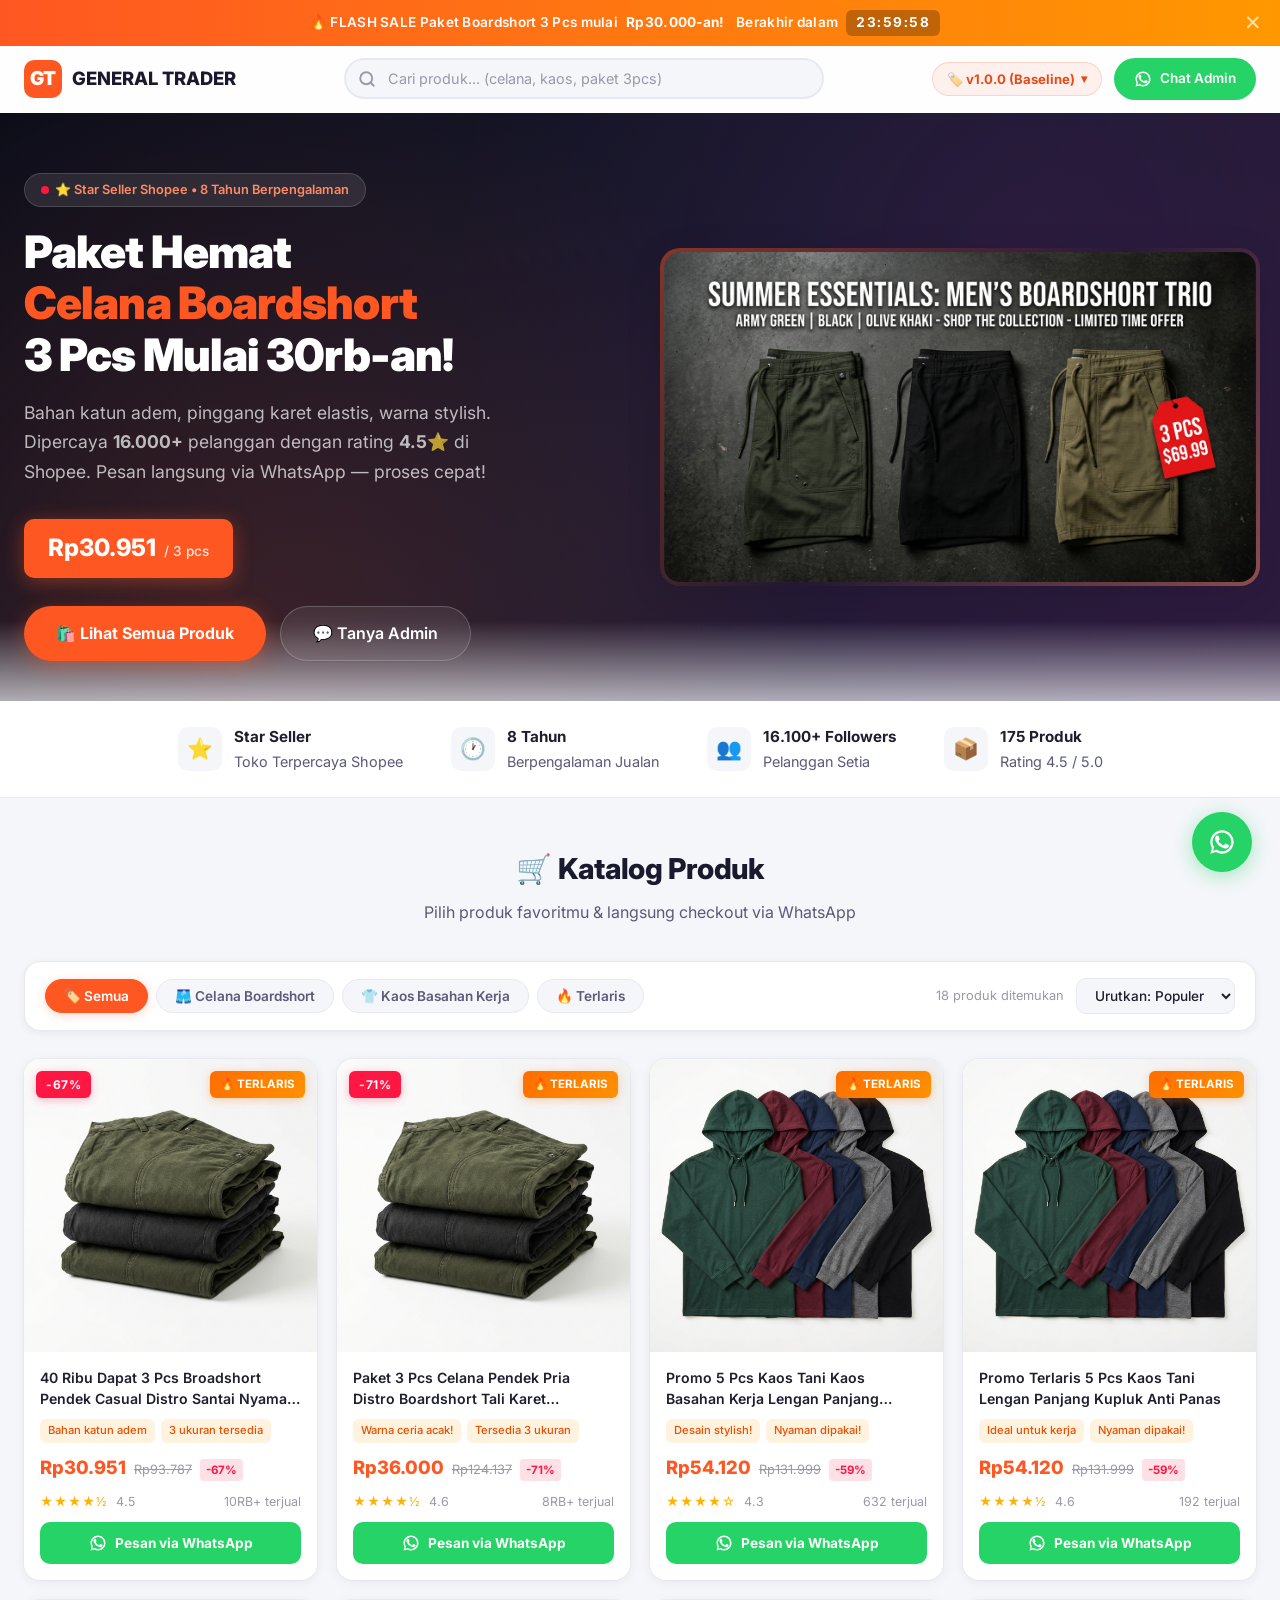
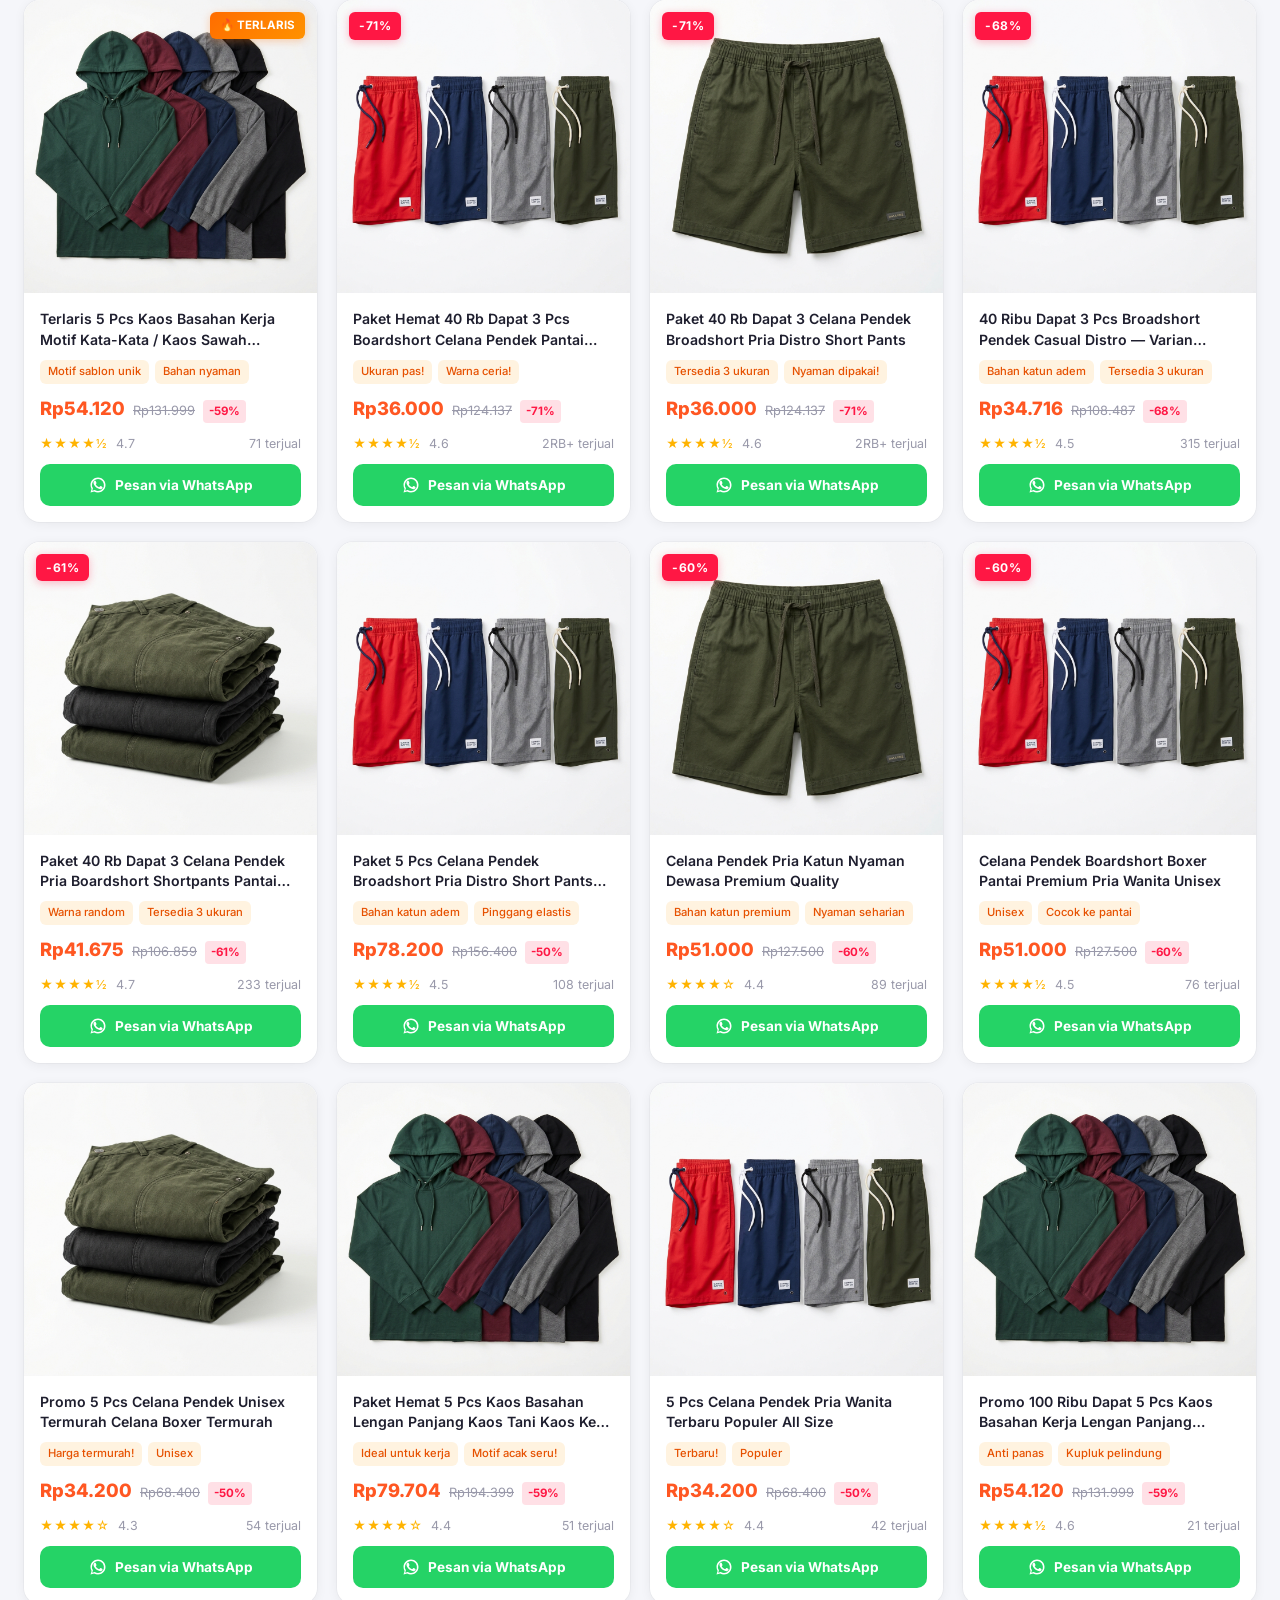
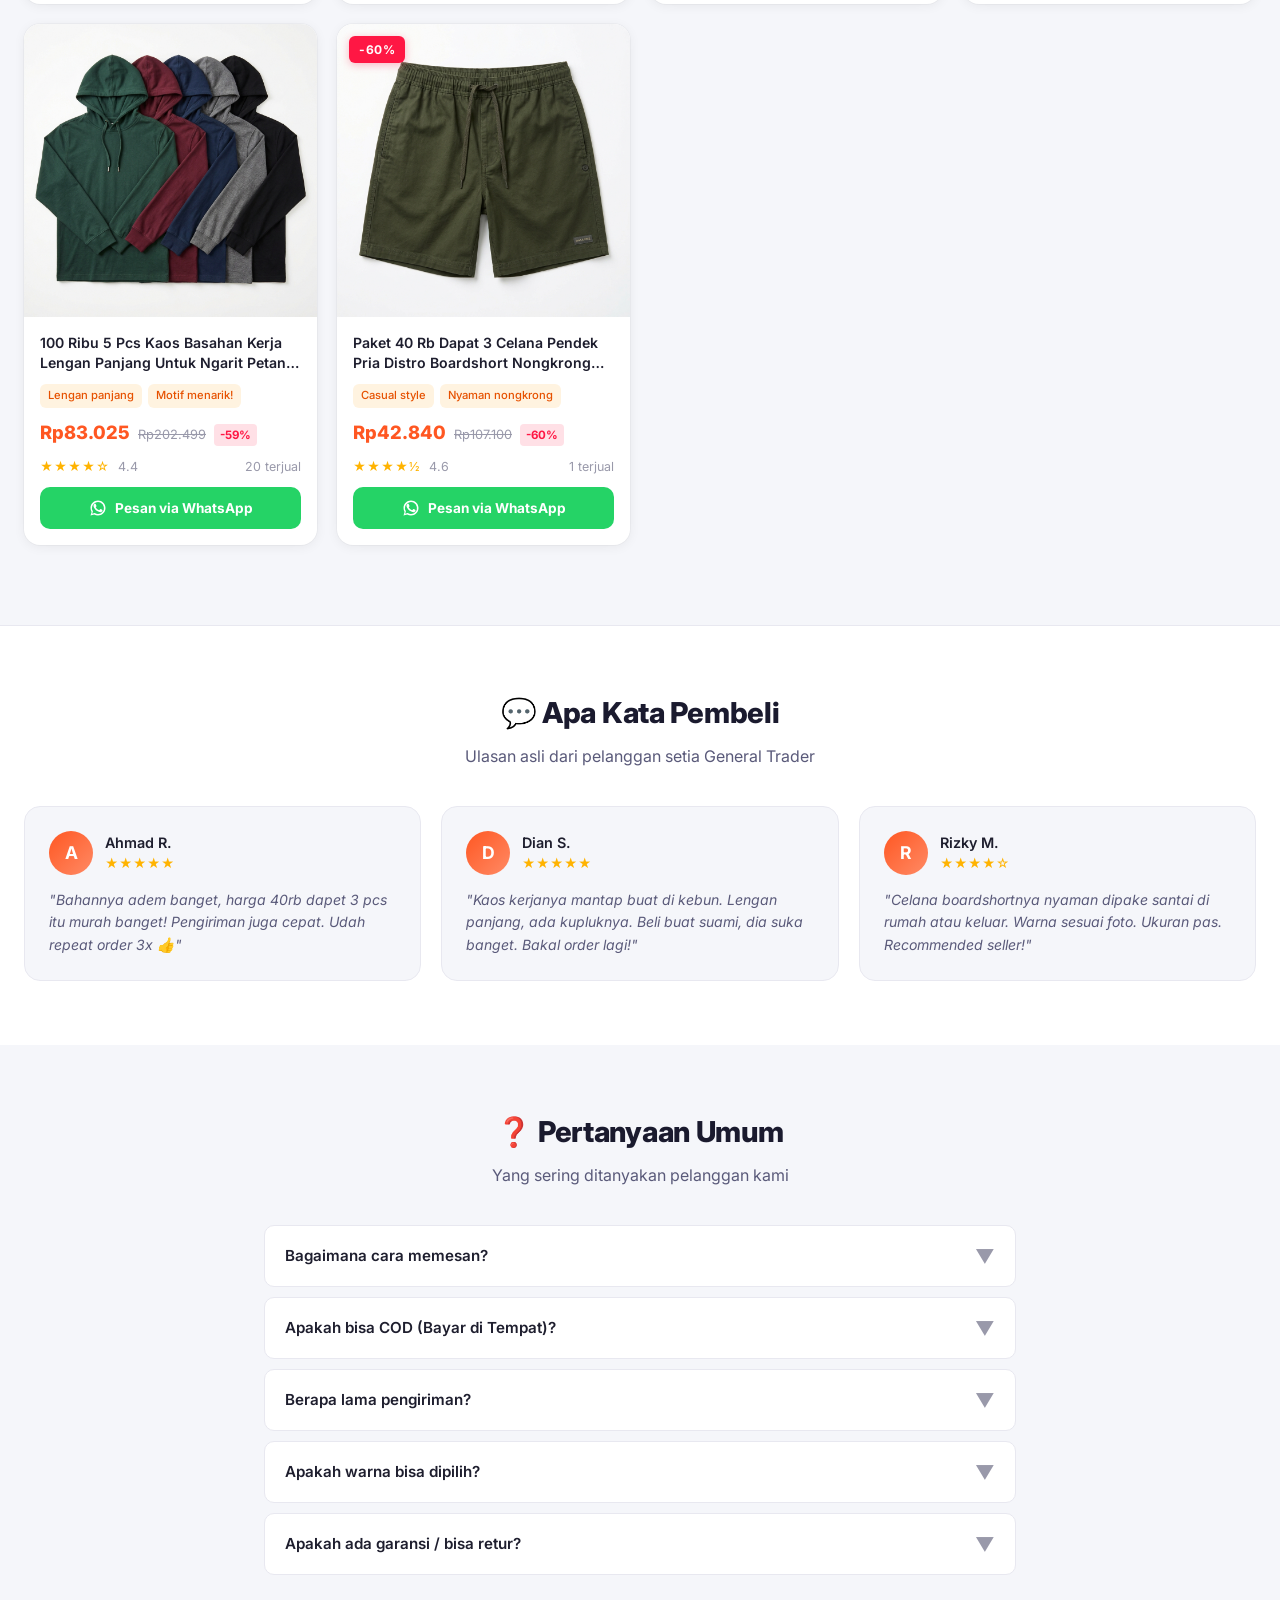
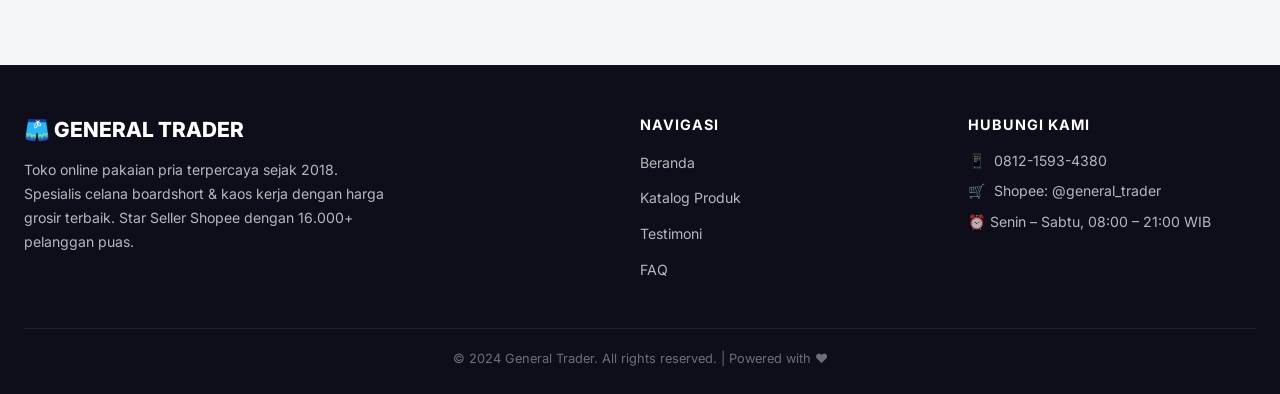
<file: v1/index.html>
<!DOCTYPE html>
<html lang="id">
<head>
  <meta charset="UTF-8">
  <meta name="viewport" content="width=device-width, initial-scale=1.0">
  <title>GENERAL TRADER — Paket Hemat Celana Boardshort & Kaos Kerja | Harga Grosir</title>
  <meta name="description" content="Belanja Celana Boardshort & Kaos Kerja Paket Hemat mulai Rp30.000-an. Star Seller 8 tahun, 16rb+ pelanggan puas. Gratis ongkir & COD tersedia. Order langsung via WhatsApp!">
  <meta name="keywords" content="celana pendek pria, boardshort murah, kaos kerja, celana distro, paket hemat celana, general trader shopee">
  <meta property="og:title" content="GENERAL TRADER — Paket Hemat Celana Boardshort Mulai Rp30rb-an">
  <meta property="og:description" content="Belanja paket celana boardshort & kaos kerja harga grosir. Star Seller 8 tahun, 16rb+ pelanggan puas.">
  <meta property="og:type" content="website">

  <!-- Favicon -->
  <link rel="icon" href="data:image/svg+xml,<svg xmlns=%22http://www.w3.org/2000/svg%22 viewBox=%220 0 100 100%22><text y=%22.9em%22 font-size=%2290%22>🩳</text></svg>">

  <!-- Google Fonts -->
  <link rel="preconnect" href="https://fonts.googleapis.com">
  <link rel="preconnect" href="https://fonts.gstatic.com" crossorigin>
  <link href="https://fonts.googleapis.com/css2?family=Inter:wght@400;500;600;700;800;900&display=swap" rel="stylesheet">

  <!-- Styles -->
  <link rel="stylesheet" href="css/style.css">
</head>
<body>

  <!-- ═══════════════════════════════════════════════
       ANNOUNCEMENT BAR
       ═══════════════════════════════════════════════ -->
  <div id="announcement-bar">
    <div class="announce-content">
      🔥 FLASH SALE Paket Boardshort 3 Pcs mulai <strong>Rp30.000-an!</strong> &nbsp;Berakhir dalam
      <span class="countdown" id="countdown-timer">23:59:59</span>
    </div>
    <button id="announcement-close" aria-label="Tutup">✕</button>
  </div>

  <!-- ═══════════════════════════════════════════════
       NAVBAR
       ═══════════════════════════════════════════════ -->
  <nav id="navbar">
    <div class="nav-container">
      <a href="#" class="nav-brand">
        <div class="brand-icon">GT</div>
        GENERAL TRADER
      </a>

      <div class="nav-search">
        <svg class="search-icon" width="18" height="18" viewBox="0 0 24 24" fill="none" stroke="currentColor" stroke-width="2.5" stroke-linecap="round" stroke-linejoin="round">
          <circle cx="11" cy="11" r="8"></circle>
          <line x1="21" y1="21" x2="16.65" y2="16.65"></line>
        </svg>
        <input type="text" id="search-input" placeholder="Cari produk... (celana, kaos, paket 3pcs)">
      </div>

      <div class="nav-right">
        <!-- Version Switcher -->
        <div class="version-dropdown">
          <button class="version-btn" id="version-btn" type="button" aria-label="Pilih Versi" aria-expanded="false">
            <span class="version-tag">🏷️ v1.0.0 (Baseline)</span>
            <span class="version-chevron">▾</span>
          </button>
          <div class="version-menu" id="version-menu">
            <div class="version-menu-header">Pilih Versi Demo</div>
            <a href="../" class="version-item">
              <span class="version-indicator"></span>
              <div>
                <div class="version-item-title">Versi Terbaru (Main)</div>
                <div class="version-item-desc">Kembali ke versi aktif terkini</div>
              </div>
            </a>
            <a href="../v2/" class="version-item">
              <span class="version-indicator"></span>
              <div>
                <div class="version-item-title">v2.0.0 — Katalog Shopee</div>
                <div class="version-item-desc">Snapshot rilis V2 (arsip)</div>
              </div>
            </a>
            <a href="./" class="version-item active">
              <span class="version-indicator"></span>
              <div>
                <div class="version-item-title">v1.0.0 — WhatsApp Flow</div>
                <div class="version-item-desc">Snapshot rilis awal</div>
              </div>
            </a>
          </div>
        </div>

        <a href="https://wa.me/6281215934380?text=Halo%20Admin%20General%20Trader!%20Saya%20mau%20tanya%20produk..." target="_blank" class="nav-wa-btn">
          <svg width="18" height="18" viewBox="0 0 24 24" fill="currentColor">
            <path d="M17.472 14.382c-.297-.149-1.758-.867-2.03-.967-.273-.099-.471-.148-.67.15-.197.297-.767.966-.94 1.164-.173.199-.347.223-.644.075-.297-.15-1.255-.463-2.39-1.475-.883-.788-1.48-1.761-1.653-2.059-.173-.297-.018-.458.13-.606.134-.133.298-.347.446-.52.149-.174.198-.298.298-.497.099-.198.05-.371-.025-.52-.075-.149-.669-1.612-.916-2.207-.242-.579-.487-.5-.669-.51-.173-.008-.371-.01-.57-.01-.198 0-.52.074-.792.372-.272.297-1.04 1.016-1.04 2.479 0 1.462 1.065 2.875 1.213 3.074.149.198 2.096 3.2 5.077 4.487.709.306 1.262.489 1.694.625.712.227 1.36.195 1.871.118.571-.085 1.758-.719 2.006-1.413.248-.694.248-1.289.173-1.413-.074-.124-.272-.198-.57-.347z"/>
            <path d="M12 2C6.477 2 2 6.477 2 12c0 1.89.525 3.66 1.438 5.168L2 22l4.832-1.438A9.955 9.955 0 0012 22c5.523 0 10-4.477 10-10S17.523 2 12 2zm0 18a8 8 0 01-4.28-1.232l-.3-.178-3.108.923.923-3.108-.178-.3A8 8 0 1112 20z"/>
          </svg>
          <span>Chat Admin</span>
        </a>
      </div>
    </div>
  </nav>

  <!-- ═══════════════════════════════════════════════
       HERO SECTION
       ═══════════════════════════════════════════════ -->
  <section id="hero">
    <div class="hero-container">
      <div class="hero-content">
        <div class="hero-badge">
          <span class="pulse-dot"></span>
          ⭐ Star Seller Shopee &bull; 8 Tahun Berpengalaman
        </div>

        <h1 class="hero-title">
          Paket Hemat<br>
          <span class="highlight">Celana Boardshort</span><br>
          3 Pcs Mulai 30rb-an!
        </h1>

        <p class="hero-subtitle">
          Bahan katun adem, pinggang karet elastis, warna stylish. 
          Dipercaya <strong>16.000+</strong> pelanggan dengan rating <strong>4.5⭐</strong> di Shopee. 
          Pesan langsung via WhatsApp — proses cepat!
        </p>

        <div class="hero-price-tag">
          Rp30.951 <small>/ 3 pcs</small>
        </div>

        <div class="hero-ctas">
          <a href="#catalog" class="btn-hero-primary">
            🛍️ Lihat Semua Produk
          </a>
          <a href="https://wa.me/6281215934380?text=Halo%20Admin!%20Saya%20tertarik%20dengan%20paket%20celana%20boardshort.%20Bisa%20info%20lebih%20lengkap?" target="_blank" class="btn-hero-secondary">
            💬 Tanya Admin
          </a>
        </div>
      </div>

      <div class="hero-image">
        <img src="assets/img/hero-bg.jpg" alt="Paket 3 Pcs Celana Boardshort General Trader" width="600" height="338">
      </div>
    </div>
  </section>

  <!-- ═══════════════════════════════════════════════
       TRUST BAR
       ═══════════════════════════════════════════════ -->
  <section id="trust-bar">
    <div class="trust-container">
      <div class="trust-item">
        <div class="trust-icon">⭐</div>
        <div class="trust-label">
          <strong>Star Seller</strong>
          Toko Terpercaya Shopee
        </div>
      </div>

      <div class="trust-item">
        <div class="trust-icon">🕐</div>
        <div class="trust-label">
          <strong>8 Tahun</strong>
          Berpengalaman Jualan
        </div>
      </div>

      <div class="trust-item">
        <div class="trust-icon">👥</div>
        <div class="trust-label">
          <strong>16.100+ Followers</strong>
          Pelanggan Setia
        </div>
      </div>

      <div class="trust-item">
        <div class="trust-icon">📦</div>
        <div class="trust-label">
          <strong>175 Produk</strong>
          Rating 4.5 / 5.0
        </div>
      </div>
    </div>
  </section>

  <!-- ═══════════════════════════════════════════════
       PRODUCT CATALOG
       ═══════════════════════════════════════════════ -->
  <section id="catalog">
    <div class="section-header animate-on-scroll">
      <h2>🛒 Katalog Produk</h2>
      <p>Pilih produk favoritmu & langsung checkout via WhatsApp</p>
    </div>

    <!-- Filter Bar -->
    <div id="filter-bar">
      <div class="filter-chips">
        <button class="filter-chip active" data-filter="semua">🏷️ Semua</button>
        <button class="filter-chip" data-filter="celana-pendek">🩳 Celana Boardshort</button>
        <button class="filter-chip" data-filter="kaos-kerja">👕 Kaos Basahan Kerja</button>
        <button class="filter-chip" data-filter="terlaris">🔥 Terlaris</button>
      </div>

      <div class="filter-right">
        <span id="result-count">18 produk ditemukan</span>
        <select id="sort-select">
          <option value="populer">Urutkan: Populer</option>
          <option value="termurah">Harga: Termurah</option>
          <option value="termahal">Harga: Termahal</option>
          <option value="terlaris">Paling Laris</option>
          <option value="rating">Rating Tertinggi</option>
        </select>
      </div>
    </div>

    <!-- Product Grid (rendered by JS) -->
    <div id="product-grid"></div>
  </section>

  <!-- ═══════════════════════════════════════════════
       TESTIMONIALS
       ═══════════════════════════════════════════════ -->
  <section id="testimonials">
    <div class="testimonial-container">
      <div class="section-header animate-on-scroll">
        <h2>💬 Apa Kata Pembeli</h2>
        <p>Ulasan asli dari pelanggan setia General Trader</p>
      </div>

      <div class="testimonial-grid">
        <div class="testimonial-card animate-on-scroll">
          <div class="testimonial-header">
            <div class="testimonial-avatar">A</div>
            <div>
              <div class="testimonial-name">Ahmad R.</div>
              <div class="testimonial-rating">★★★★★</div>
            </div>
          </div>
          <p class="testimonial-text">"Bahannya adem banget, harga 40rb dapet 3 pcs itu murah banget! Pengiriman juga cepat. Udah repeat order 3x 👍"</p>
        </div>

        <div class="testimonial-card animate-on-scroll">
          <div class="testimonial-header">
            <div class="testimonial-avatar">D</div>
            <div>
              <div class="testimonial-name">Dian S.</div>
              <div class="testimonial-rating">★★★★★</div>
            </div>
          </div>
          <p class="testimonial-text">"Kaos kerjanya mantap buat di kebun. Lengan panjang, ada kupluknya. Beli buat suami, dia suka banget. Bakal order lagi!"</p>
        </div>

        <div class="testimonial-card animate-on-scroll">
          <div class="testimonial-header">
            <div class="testimonial-avatar">R</div>
            <div>
              <div class="testimonial-name">Rizky M.</div>
              <div class="testimonial-rating">★★★★☆</div>
            </div>
          </div>
          <p class="testimonial-text">"Celana boardshortnya nyaman dipake santai di rumah atau keluar. Warna sesuai foto. Ukuran pas. Recommended seller!"</p>
        </div>
      </div>
    </div>
  </section>

  <!-- ═══════════════════════════════════════════════
       FAQ
       ═══════════════════════════════════════════════ -->
  <section id="faq">
    <div class="section-header animate-on-scroll">
      <h2>❓ Pertanyaan Umum</h2>
      <p>Yang sering ditanyakan pelanggan kami</p>
    </div>

    <div class="faq-item">
      <button class="faq-question">
        Bagaimana cara memesan?
        <span class="faq-chevron">▼</span>
      </button>
      <div class="faq-answer">
        <p>Pilih produk yang kamu mau, klik tombol <strong>"Pesan via WhatsApp"</strong>, isi form singkat (ukuran, jumlah, nama, alamat), lalu klik kirim. Pesananmu otomatis terkirim ke WhatsApp admin kami dan akan segera diproses!</p>
      </div>
    </div>

    <div class="faq-item">
      <button class="faq-question">
        Apakah bisa COD (Bayar di Tempat)?
        <span class="faq-chevron">▼</span>
      </button>
      <div class="faq-answer">
        <p>Ya, kami mendukung sistem COD untuk wilayah tertentu. Silakan konfirmasi ke admin via WhatsApp untuk mengecek ketersediaan COD di daerahmu.</p>
      </div>
    </div>

    <div class="faq-item">
      <button class="faq-question">
        Berapa lama pengiriman?
        <span class="faq-chevron">▼</span>
      </button>
      <div class="faq-answer">
        <p>Pesanan diproses dalam 1-2 hari kerja. Estimasi pengiriman tergantung lokasi: <strong>Jawa 2-4 hari</strong>, <strong>Luar Jawa 4-7 hari</strong>. Kami menggunakan JNE, J&T, SiCepat, dan ekspedisi lainnya.</p>
      </div>
    </div>

    <div class="faq-item">
      <button class="faq-question">
        Apakah warna bisa dipilih?
        <span class="faq-chevron">▼</span>
      </button>
      <div class="faq-answer">
        <p>Untuk paket bundling (3 pcs / 5 pcs), warna dikirim random/acak sesuai stok yang tersedia. Jika ada preferensi warna tertentu, silakan tulis di catatan saat memesan dan kami akan usahakan.</p>
      </div>
    </div>

    <div class="faq-item">
      <button class="faq-question">
        Apakah ada garansi / bisa retur?
        <span class="faq-chevron">▼</span>
      </button>
      <div class="faq-answer">
        <p>Kami memberikan garansi tukar jika barang yang diterima cacat/rusak. Hubungi admin via WhatsApp dalam 2x24 jam setelah barang diterima disertai foto bukti. Kepuasan pelanggan adalah prioritas kami!</p>
      </div>
    </div>
  </section>

  <!-- ═══════════════════════════════════════════════
       FOOTER
       ═══════════════════════════════════════════════ -->
  <footer id="footer">
    <div class="footer-container">
      <div class="footer-grid">
        <div class="footer-brand">
          <h3>🩳 GENERAL TRADER</h3>
          <p>Toko online pakaian pria terpercaya sejak 2018. Spesialis celana boardshort & kaos kerja dengan harga grosir terbaik. Star Seller Shopee dengan 16.000+ pelanggan puas.</p>
        </div>

        <div class="footer-links">
          <h4>Navigasi</h4>
          <ul>
            <li><a href="#hero">Beranda</a></li>
            <li><a href="#catalog">Katalog Produk</a></li>
            <li><a href="#testimonials">Testimoni</a></li>
            <li><a href="#faq">FAQ</a></li>
          </ul>
        </div>

        <div class="footer-contact">
          <h4>Hubungi Kami</h4>
          <p>📱 <a href="https://wa.me/6281215934380" target="_blank">0812-1593-4380</a></p>
          <p>🛒 <a href="https://shopee.co.id/general_trader" target="_blank">Shopee: @general_trader</a></p>
          <p>⏰ Senin – Sabtu, 08:00 – 21:00 WIB</p>
        </div>
      </div>

      <div class="footer-bottom">
        &copy; 2024 General Trader. All rights reserved. | Powered with ❤️
      </div>
    </div>
  </footer>

  <!-- ═══════════════════════════════════════════════
       WHATSAPP ORDER MODAL
       ═══════════════════════════════════════════════ -->
  <div id="wa-modal">
    <div class="modal-content">
      <div class="modal-header">
        <h3>📦 Form Pemesanan</h3>
        <button class="modal-close" onclick="closeModal()">✕</button>
      </div>
      <div id="modal-body"></div>
    </div>
  </div>

  <!-- ═══════════════════════════════════════════════
       FLOATING ELEMENTS
       ═══════════════════════════════════════════════ -->
  <a id="wa-float" href="https://wa.me/6281215934380?text=Halo%20Admin%20General%20Trader!%20Saya%20mau%20tanya%20produk..." target="_blank" aria-label="Chat WhatsApp">
    <svg width="28" height="28" viewBox="0 0 24 24" fill="currentColor">
      <path d="M17.472 14.382c-.297-.149-1.758-.867-2.03-.967-.273-.099-.471-.148-.67.15-.197.297-.767.966-.94 1.164-.173.199-.347.223-.644.075-.297-.15-1.255-.463-2.39-1.475-.883-.788-1.48-1.761-1.653-2.059-.173-.297-.018-.458.13-.606.134-.133.298-.347.446-.52.149-.174.198-.298.298-.497.099-.198.05-.371-.025-.52-.075-.149-.669-1.612-.916-2.207-.242-.579-.487-.5-.669-.51-.173-.008-.371-.01-.57-.01-.198 0-.52.074-.792.372-.272.297-1.04 1.016-1.04 2.479 0 1.462 1.065 2.875 1.213 3.074.149.198 2.096 3.2 5.077 4.487.709.306 1.262.489 1.694.625.712.227 1.36.195 1.871.118.571-.085 1.758-.719 2.006-1.413.248-.694.248-1.289.173-1.413-.074-.124-.272-.198-.57-.347z"/>
      <path d="M12 2C6.477 2 2 6.477 2 12c0 1.89.525 3.66 1.438 5.168L2 22l4.832-1.438A9.955 9.955 0 0012 22c5.523 0 10-4.477 10-10S17.523 2 12 2zm0 18a8 8 0 01-4.28-1.232l-.3-.178-3.108.923.923-3.108-.178-.3A8 8 0 1112 20z"/>
    </svg>
    <span class="tooltip">Chat Admin 💬</span>
  </a>

  <button id="scroll-top-btn" aria-label="Scroll ke atas">↑</button>

  <!-- Scripts -->
  <script src="js/app.js"></script>

</body>
</html>
</file>
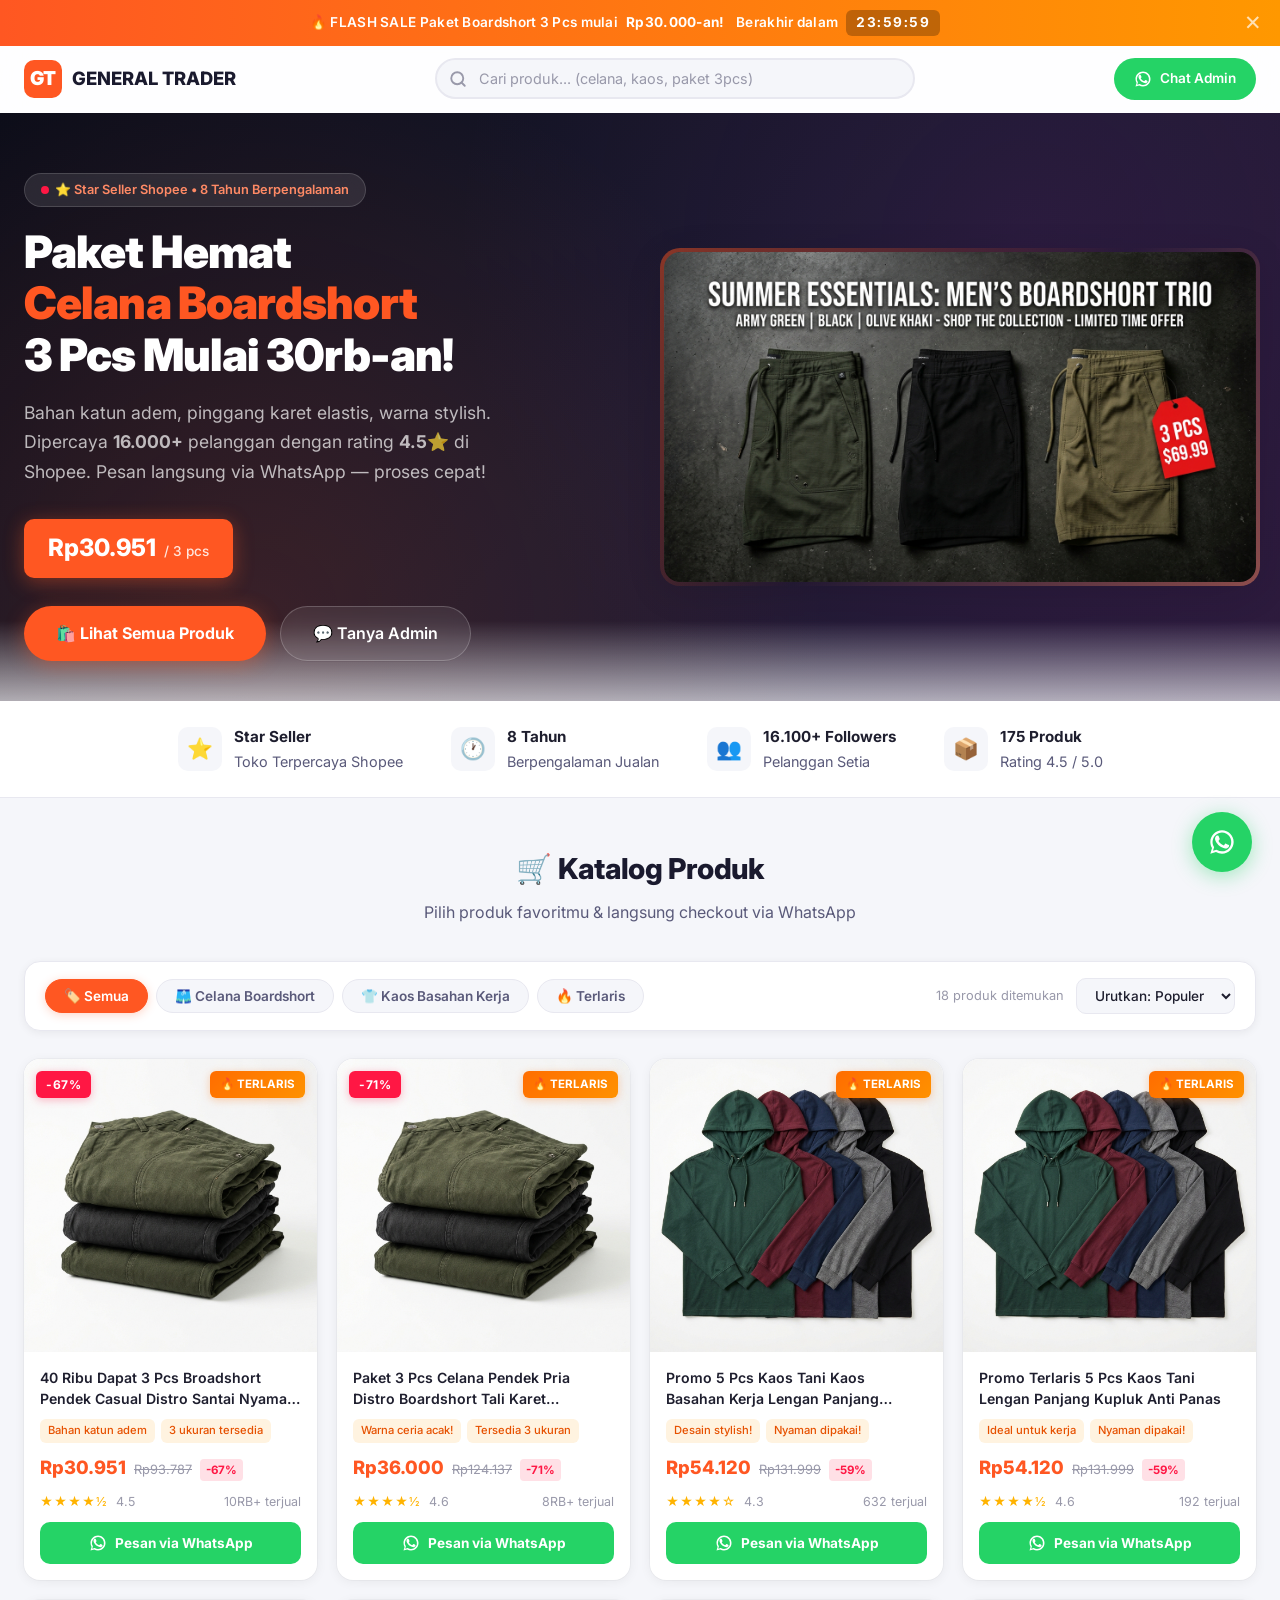
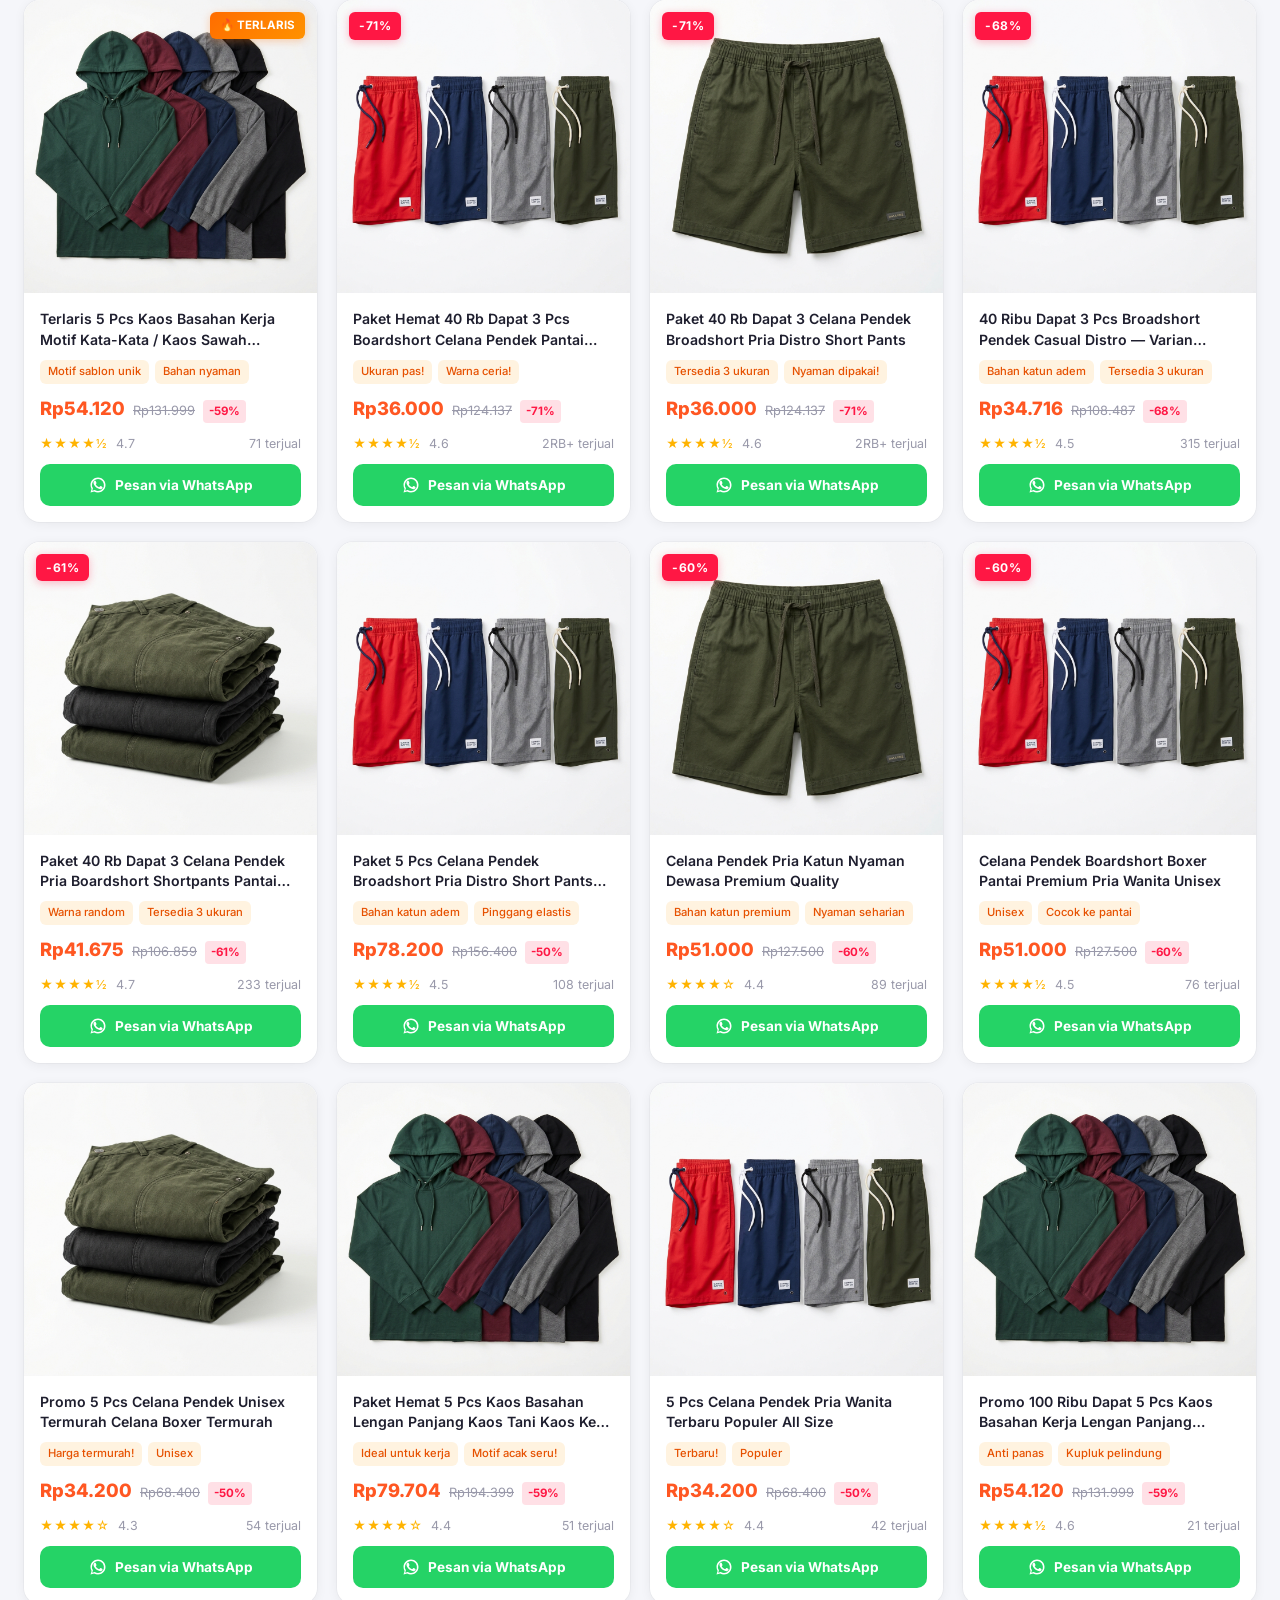
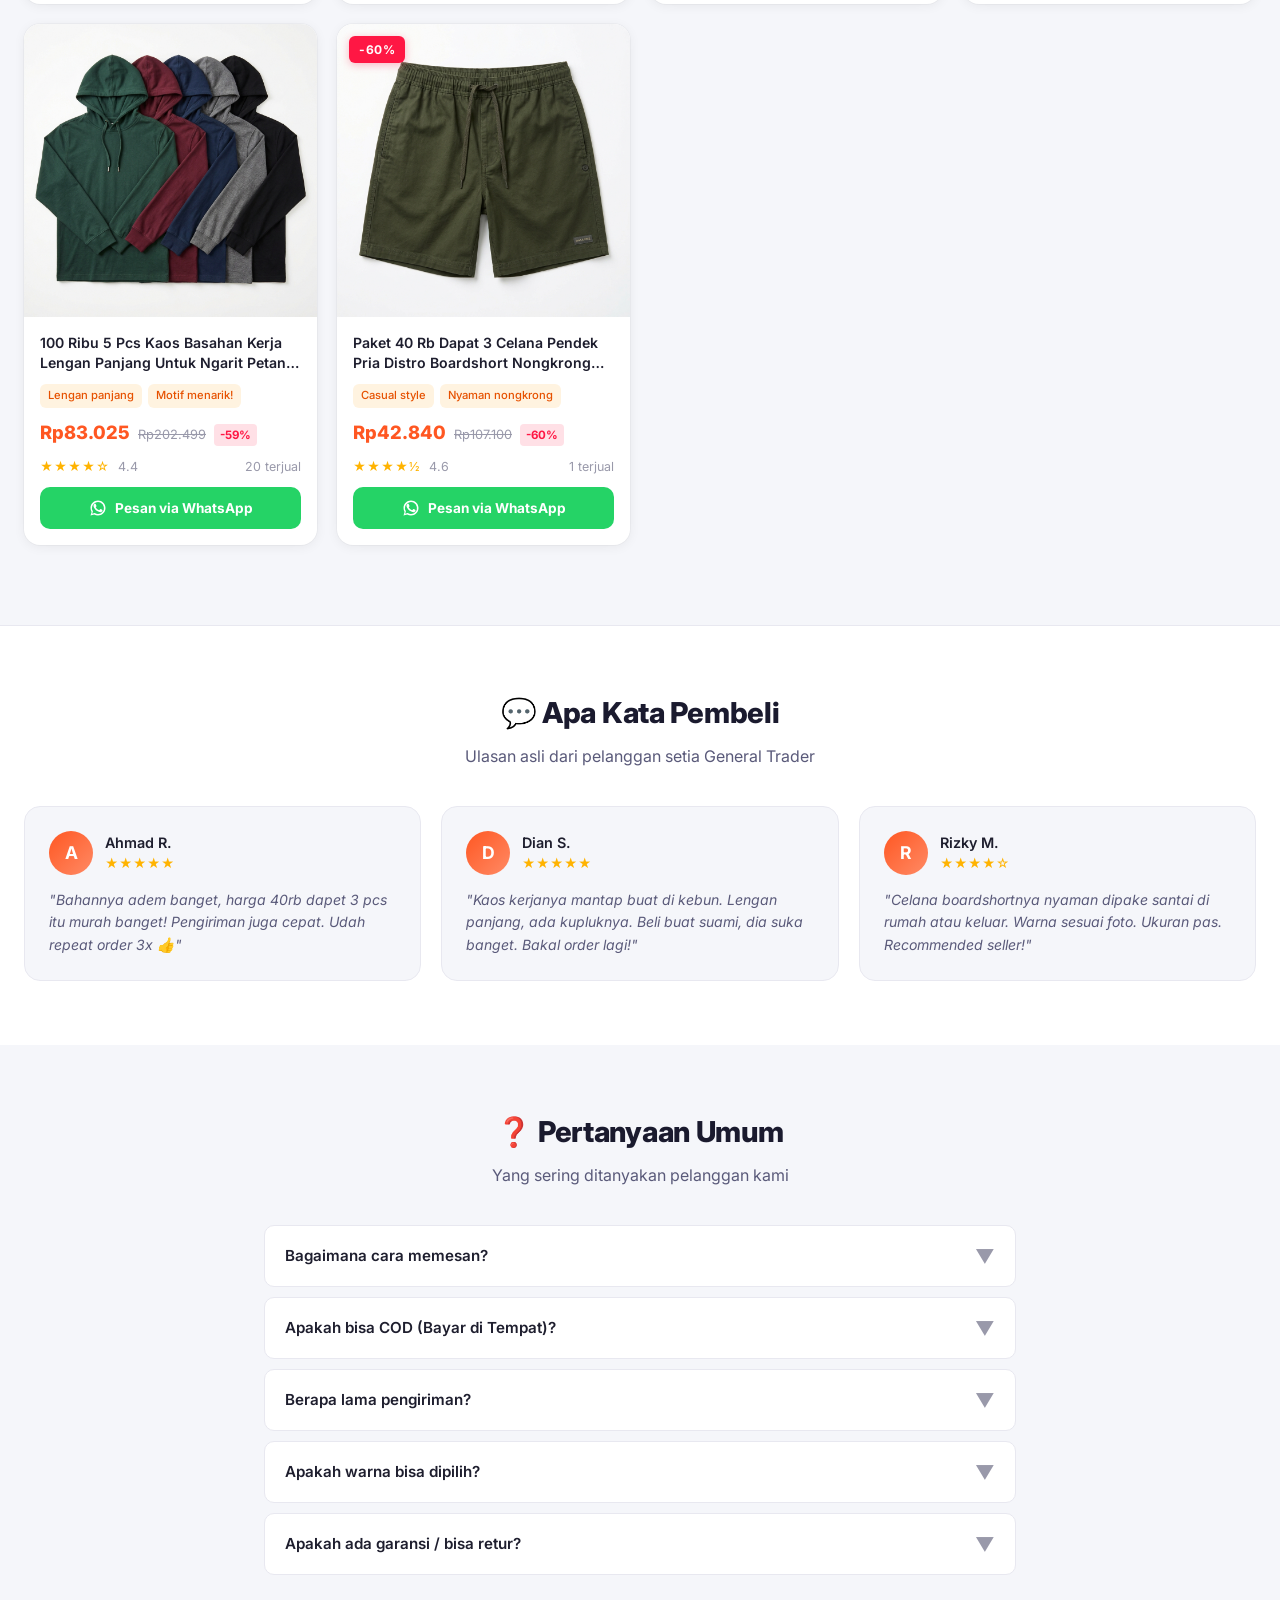
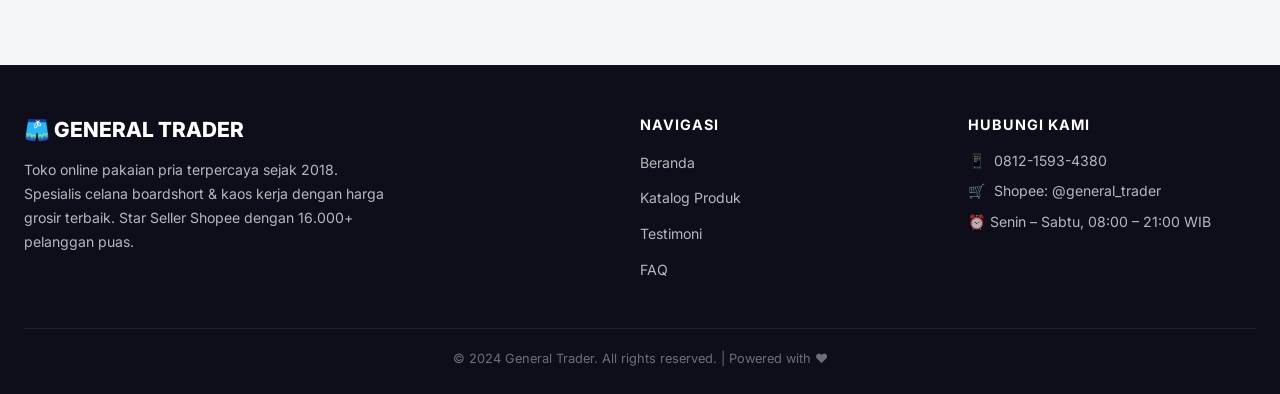
<file: versions/v1/index.html>
<!DOCTYPE html>
<html lang="id">
<head>
  <meta charset="UTF-8">
  <meta name="viewport" content="width=device-width, initial-scale=1.0">
  <title>GENERAL TRADER — Paket Hemat Celana Boardshort & Kaos Kerja | Harga Grosir</title>
  <meta name="description" content="Belanja Celana Boardshort & Kaos Kerja Paket Hemat mulai Rp30.000-an. Star Seller 8 tahun, 16rb+ pelanggan puas. Gratis ongkir & COD tersedia. Order langsung via WhatsApp!">
  <meta name="keywords" content="celana pendek pria, boardshort murah, kaos kerja, celana distro, paket hemat celana, general trader shopee">
  <meta property="og:title" content="GENERAL TRADER — Paket Hemat Celana Boardshort Mulai Rp30rb-an">
  <meta property="og:description" content="Belanja paket celana boardshort & kaos kerja harga grosir. Star Seller 8 tahun, 16rb+ pelanggan puas.">
  <meta property="og:type" content="website">

  <!-- Favicon -->
  <link rel="icon" href="data:image/svg+xml,<svg xmlns=%22http://www.w3.org/2000/svg%22 viewBox=%220 0 100 100%22><text y=%22.9em%22 font-size=%2290%22>🩳</text></svg>">

  <!-- Google Fonts -->
  <link rel="preconnect" href="https://fonts.googleapis.com">
  <link rel="preconnect" href="https://fonts.gstatic.com" crossorigin>
  <link href="https://fonts.googleapis.com/css2?family=Inter:wght@400;500;600;700;800;900&display=swap" rel="stylesheet">

  <!-- Styles -->
  <link rel="stylesheet" href="css/style.css">
</head>
<body>

  <!-- ═══════════════════════════════════════════════
       ANNOUNCEMENT BAR
       ═══════════════════════════════════════════════ -->
  <div id="announcement-bar">
    <div class="announce-content">
      🔥 FLASH SALE Paket Boardshort 3 Pcs mulai <strong>Rp30.000-an!</strong> &nbsp;Berakhir dalam
      <span class="countdown" id="countdown-timer">23:59:59</span>
    </div>
    <button id="announcement-close" aria-label="Tutup">✕</button>
  </div>

  <!-- ═══════════════════════════════════════════════
       NAVBAR
       ═══════════════════════════════════════════════ -->
  <nav id="navbar">
    <div class="nav-container">
      <a href="#" class="nav-brand">
        <div class="brand-icon">GT</div>
        GENERAL TRADER
      </a>

      <div class="nav-search">
        <svg class="search-icon" width="18" height="18" viewBox="0 0 24 24" fill="none" stroke="currentColor" stroke-width="2.5" stroke-linecap="round" stroke-linejoin="round">
          <circle cx="11" cy="11" r="8"></circle>
          <line x1="21" y1="21" x2="16.65" y2="16.65"></line>
        </svg>
        <input type="text" id="search-input" placeholder="Cari produk... (celana, kaos, paket 3pcs)">
      </div>

      <a href="https://wa.me/6281215934380?text=Halo%20Admin%20General%20Trader!%20Saya%20mau%20tanya%20produk..." target="_blank" class="nav-wa-btn">
        <svg width="18" height="18" viewBox="0 0 24 24" fill="currentColor">
          <path d="M17.472 14.382c-.297-.149-1.758-.867-2.03-.967-.273-.099-.471-.148-.67.15-.197.297-.767.966-.94 1.164-.173.199-.347.223-.644.075-.297-.15-1.255-.463-2.39-1.475-.883-.788-1.48-1.761-1.653-2.059-.173-.297-.018-.458.13-.606.134-.133.298-.347.446-.52.149-.174.198-.298.298-.497.099-.198.05-.371-.025-.52-.075-.149-.669-1.612-.916-2.207-.242-.579-.487-.5-.669-.51-.173-.008-.371-.01-.57-.01-.198 0-.52.074-.792.372-.272.297-1.04 1.016-1.04 2.479 0 1.462 1.065 2.875 1.213 3.074.149.198 2.096 3.2 5.077 4.487.709.306 1.262.489 1.694.625.712.227 1.36.195 1.871.118.571-.085 1.758-.719 2.006-1.413.248-.694.248-1.289.173-1.413-.074-.124-.272-.198-.57-.347z"/>
          <path d="M12 2C6.477 2 2 6.477 2 12c0 1.89.525 3.66 1.438 5.168L2 22l4.832-1.438A9.955 9.955 0 0012 22c5.523 0 10-4.477 10-10S17.523 2 12 2zm0 18a8 8 0 01-4.28-1.232l-.3-.178-3.108.923.923-3.108-.178-.3A8 8 0 1112 20z"/>
        </svg>
        <span>Chat Admin</span>
      </a>
    </div>
  </nav>

  <!-- ═══════════════════════════════════════════════
       HERO SECTION
       ═══════════════════════════════════════════════ -->
  <section id="hero">
    <div class="hero-container">
      <div class="hero-content">
        <div class="hero-badge">
          <span class="pulse-dot"></span>
          ⭐ Star Seller Shopee &bull; 8 Tahun Berpengalaman
        </div>

        <h1 class="hero-title">
          Paket Hemat<br>
          <span class="highlight">Celana Boardshort</span><br>
          3 Pcs Mulai 30rb-an!
        </h1>

        <p class="hero-subtitle">
          Bahan katun adem, pinggang karet elastis, warna stylish. 
          Dipercaya <strong>16.000+</strong> pelanggan dengan rating <strong>4.5⭐</strong> di Shopee. 
          Pesan langsung via WhatsApp — proses cepat!
        </p>

        <div class="hero-price-tag">
          Rp30.951 <small>/ 3 pcs</small>
        </div>

        <div class="hero-ctas">
          <a href="#catalog" class="btn-hero-primary">
            🛍️ Lihat Semua Produk
          </a>
          <a href="https://wa.me/6281215934380?text=Halo%20Admin!%20Saya%20tertarik%20dengan%20paket%20celana%20boardshort.%20Bisa%20info%20lebih%20lengkap?" target="_blank" class="btn-hero-secondary">
            💬 Tanya Admin
          </a>
        </div>
      </div>

      <div class="hero-image">
        <img src="assets/img/hero-bg.jpg" alt="Paket 3 Pcs Celana Boardshort General Trader" width="600" height="338">
      </div>
    </div>
  </section>

  <!-- ═══════════════════════════════════════════════
       TRUST BAR
       ═══════════════════════════════════════════════ -->
  <section id="trust-bar">
    <div class="trust-container">
      <div class="trust-item">
        <div class="trust-icon">⭐</div>
        <div class="trust-label">
          <strong>Star Seller</strong>
          Toko Terpercaya Shopee
        </div>
      </div>

      <div class="trust-item">
        <div class="trust-icon">🕐</div>
        <div class="trust-label">
          <strong>8 Tahun</strong>
          Berpengalaman Jualan
        </div>
      </div>

      <div class="trust-item">
        <div class="trust-icon">👥</div>
        <div class="trust-label">
          <strong>16.100+ Followers</strong>
          Pelanggan Setia
        </div>
      </div>

      <div class="trust-item">
        <div class="trust-icon">📦</div>
        <div class="trust-label">
          <strong>175 Produk</strong>
          Rating 4.5 / 5.0
        </div>
      </div>
    </div>
  </section>

  <!-- ═══════════════════════════════════════════════
       PRODUCT CATALOG
       ═══════════════════════════════════════════════ -->
  <section id="catalog">
    <div class="section-header animate-on-scroll">
      <h2>🛒 Katalog Produk</h2>
      <p>Pilih produk favoritmu & langsung checkout via WhatsApp</p>
    </div>

    <!-- Filter Bar -->
    <div id="filter-bar">
      <div class="filter-chips">
        <button class="filter-chip active" data-filter="semua">🏷️ Semua</button>
        <button class="filter-chip" data-filter="celana-pendek">🩳 Celana Boardshort</button>
        <button class="filter-chip" data-filter="kaos-kerja">👕 Kaos Basahan Kerja</button>
        <button class="filter-chip" data-filter="terlaris">🔥 Terlaris</button>
      </div>

      <div class="filter-right">
        <span id="result-count">18 produk ditemukan</span>
        <select id="sort-select">
          <option value="populer">Urutkan: Populer</option>
          <option value="termurah">Harga: Termurah</option>
          <option value="termahal">Harga: Termahal</option>
          <option value="terlaris">Paling Laris</option>
          <option value="rating">Rating Tertinggi</option>
        </select>
      </div>
    </div>

    <!-- Product Grid (rendered by JS) -->
    <div id="product-grid"></div>
  </section>

  <!-- ═══════════════════════════════════════════════
       TESTIMONIALS
       ═══════════════════════════════════════════════ -->
  <section id="testimonials">
    <div class="testimonial-container">
      <div class="section-header animate-on-scroll">
        <h2>💬 Apa Kata Pembeli</h2>
        <p>Ulasan asli dari pelanggan setia General Trader</p>
      </div>

      <div class="testimonial-grid">
        <div class="testimonial-card animate-on-scroll">
          <div class="testimonial-header">
            <div class="testimonial-avatar">A</div>
            <div>
              <div class="testimonial-name">Ahmad R.</div>
              <div class="testimonial-rating">★★★★★</div>
            </div>
          </div>
          <p class="testimonial-text">"Bahannya adem banget, harga 40rb dapet 3 pcs itu murah banget! Pengiriman juga cepat. Udah repeat order 3x 👍"</p>
        </div>

        <div class="testimonial-card animate-on-scroll">
          <div class="testimonial-header">
            <div class="testimonial-avatar">D</div>
            <div>
              <div class="testimonial-name">Dian S.</div>
              <div class="testimonial-rating">★★★★★</div>
            </div>
          </div>
          <p class="testimonial-text">"Kaos kerjanya mantap buat di kebun. Lengan panjang, ada kupluknya. Beli buat suami, dia suka banget. Bakal order lagi!"</p>
        </div>

        <div class="testimonial-card animate-on-scroll">
          <div class="testimonial-header">
            <div class="testimonial-avatar">R</div>
            <div>
              <div class="testimonial-name">Rizky M.</div>
              <div class="testimonial-rating">★★★★☆</div>
            </div>
          </div>
          <p class="testimonial-text">"Celana boardshortnya nyaman dipake santai di rumah atau keluar. Warna sesuai foto. Ukuran pas. Recommended seller!"</p>
        </div>
      </div>
    </div>
  </section>

  <!-- ═══════════════════════════════════════════════
       FAQ
       ═══════════════════════════════════════════════ -->
  <section id="faq">
    <div class="section-header animate-on-scroll">
      <h2>❓ Pertanyaan Umum</h2>
      <p>Yang sering ditanyakan pelanggan kami</p>
    </div>

    <div class="faq-item">
      <button class="faq-question">
        Bagaimana cara memesan?
        <span class="faq-chevron">▼</span>
      </button>
      <div class="faq-answer">
        <p>Pilih produk yang kamu mau, klik tombol <strong>"Pesan via WhatsApp"</strong>, isi form singkat (ukuran, jumlah, nama, alamat), lalu klik kirim. Pesananmu otomatis terkirim ke WhatsApp admin kami dan akan segera diproses!</p>
      </div>
    </div>

    <div class="faq-item">
      <button class="faq-question">
        Apakah bisa COD (Bayar di Tempat)?
        <span class="faq-chevron">▼</span>
      </button>
      <div class="faq-answer">
        <p>Ya, kami mendukung sistem COD untuk wilayah tertentu. Silakan konfirmasi ke admin via WhatsApp untuk mengecek ketersediaan COD di daerahmu.</p>
      </div>
    </div>

    <div class="faq-item">
      <button class="faq-question">
        Berapa lama pengiriman?
        <span class="faq-chevron">▼</span>
      </button>
      <div class="faq-answer">
        <p>Pesanan diproses dalam 1-2 hari kerja. Estimasi pengiriman tergantung lokasi: <strong>Jawa 2-4 hari</strong>, <strong>Luar Jawa 4-7 hari</strong>. Kami menggunakan JNE, J&T, SiCepat, dan ekspedisi lainnya.</p>
      </div>
    </div>

    <div class="faq-item">
      <button class="faq-question">
        Apakah warna bisa dipilih?
        <span class="faq-chevron">▼</span>
      </button>
      <div class="faq-answer">
        <p>Untuk paket bundling (3 pcs / 5 pcs), warna dikirim random/acak sesuai stok yang tersedia. Jika ada preferensi warna tertentu, silakan tulis di catatan saat memesan dan kami akan usahakan.</p>
      </div>
    </div>

    <div class="faq-item">
      <button class="faq-question">
        Apakah ada garansi / bisa retur?
        <span class="faq-chevron">▼</span>
      </button>
      <div class="faq-answer">
        <p>Kami memberikan garansi tukar jika barang yang diterima cacat/rusak. Hubungi admin via WhatsApp dalam 2x24 jam setelah barang diterima disertai foto bukti. Kepuasan pelanggan adalah prioritas kami!</p>
      </div>
    </div>
  </section>

  <!-- ═══════════════════════════════════════════════
       FOOTER
       ═══════════════════════════════════════════════ -->
  <footer id="footer">
    <div class="footer-container">
      <div class="footer-grid">
        <div class="footer-brand">
          <h3>🩳 GENERAL TRADER</h3>
          <p>Toko online pakaian pria terpercaya sejak 2018. Spesialis celana boardshort & kaos kerja dengan harga grosir terbaik. Star Seller Shopee dengan 16.000+ pelanggan puas.</p>
        </div>

        <div class="footer-links">
          <h4>Navigasi</h4>
          <ul>
            <li><a href="#hero">Beranda</a></li>
            <li><a href="#catalog">Katalog Produk</a></li>
            <li><a href="#testimonials">Testimoni</a></li>
            <li><a href="#faq">FAQ</a></li>
          </ul>
        </div>

        <div class="footer-contact">
          <h4>Hubungi Kami</h4>
          <p>📱 <a href="https://wa.me/6281215934380" target="_blank">0812-1593-4380</a></p>
          <p>🛒 <a href="https://shopee.co.id/general_trader" target="_blank">Shopee: @general_trader</a></p>
          <p>⏰ Senin – Sabtu, 08:00 – 21:00 WIB</p>
        </div>
      </div>

      <div class="footer-bottom">
        &copy; 2024 General Trader. All rights reserved. | Powered with ❤️
      </div>
    </div>
  </footer>

  <!-- ═══════════════════════════════════════════════
       WHATSAPP ORDER MODAL
       ═══════════════════════════════════════════════ -->
  <div id="wa-modal">
    <div class="modal-content">
      <div class="modal-header">
        <h3>📦 Form Pemesanan</h3>
        <button class="modal-close" onclick="closeModal()">✕</button>
      </div>
      <div id="modal-body"></div>
    </div>
  </div>

  <!-- ═══════════════════════════════════════════════
       FLOATING ELEMENTS
       ═══════════════════════════════════════════════ -->
  <a id="wa-float" href="https://wa.me/6281215934380?text=Halo%20Admin%20General%20Trader!%20Saya%20mau%20tanya%20produk..." target="_blank" aria-label="Chat WhatsApp">
    <svg width="28" height="28" viewBox="0 0 24 24" fill="currentColor">
      <path d="M17.472 14.382c-.297-.149-1.758-.867-2.03-.967-.273-.099-.471-.148-.67.15-.197.297-.767.966-.94 1.164-.173.199-.347.223-.644.075-.297-.15-1.255-.463-2.39-1.475-.883-.788-1.48-1.761-1.653-2.059-.173-.297-.018-.458.13-.606.134-.133.298-.347.446-.52.149-.174.198-.298.298-.497.099-.198.05-.371-.025-.52-.075-.149-.669-1.612-.916-2.207-.242-.579-.487-.5-.669-.51-.173-.008-.371-.01-.57-.01-.198 0-.52.074-.792.372-.272.297-1.04 1.016-1.04 2.479 0 1.462 1.065 2.875 1.213 3.074.149.198 2.096 3.2 5.077 4.487.709.306 1.262.489 1.694.625.712.227 1.36.195 1.871.118.571-.085 1.758-.719 2.006-1.413.248-.694.248-1.289.173-1.413-.074-.124-.272-.198-.57-.347z"/>
      <path d="M12 2C6.477 2 2 6.477 2 12c0 1.89.525 3.66 1.438 5.168L2 22l4.832-1.438A9.955 9.955 0 0012 22c5.523 0 10-4.477 10-10S17.523 2 12 2zm0 18a8 8 0 01-4.28-1.232l-.3-.178-3.108.923.923-3.108-.178-.3A8 8 0 1112 20z"/>
    </svg>
    <span class="tooltip">Chat Admin 💬</span>
  </a>

  <button id="scroll-top-btn" aria-label="Scroll ke atas">↑</button>

  <!-- Scripts -->
  <script src="js/app.js"></script>

</body>
</html>
</file>
<file: v1/css/style.css>
/* =====================================================
   GENERAL TRADER — Landing Page Styles
   Premium Design System + Responsive Layout
   ===================================================== */

/* ─── CSS Variables ─── */
:root {
  --primary: #FF5722;
  --primary-dark: #E64A19;
  --primary-light: #FF8A65;
  --primary-glow: rgba(255, 87, 34, 0.25);
  --secondary: #1A1A2E;
  --secondary-light: #2D2D44;
  --wa-green: #25D366;
  --wa-green-dark: #1EBE57;
  --accent-gold: #FFB300;
  --accent-red: #FF1744;
  --bg-main: #F5F6FA;
  --bg-card: #FFFFFF;
  --bg-dark: #0D0E1A;
  --bg-hero: linear-gradient(135deg, #0D0E1A 0%, #1A1A2E 50%, #2D1B3D 100%);
  --text-primary: #1E1E2E;
  --text-secondary: #5A5A7A;
  --text-muted: #9999AA;
  --text-white: #FFFFFF;
  --border: #E8E8F0;
  --border-hover: #D0D0E0;
  --shadow-sm: 0 2px 8px rgba(0, 0, 0, 0.06);
  --shadow-md: 0 4px 20px rgba(0, 0, 0, 0.08);
  --shadow-lg: 0 8px 40px rgba(0, 0, 0, 0.12);
  --shadow-card: 0 2px 12px rgba(0, 0, 0, 0.06), 0 0 0 1px rgba(0, 0, 0, 0.03);
  --shadow-card-hover: 0 12px 40px rgba(0, 0, 0, 0.12), 0 0 0 1px rgba(255, 87, 34, 0.15);
  --radius: 16px;
  --radius-sm: 10px;
  --radius-xs: 6px;
  --radius-pill: 50px;
  --transition: 0.3s cubic-bezier(0.4, 0, 0.2, 1);
  --font: "Inter", -apple-system, BlinkMacSystemFont, "Segoe UI", sans-serif;
}

/* ─── Reset & Base ─── */
*,
*::before,
*::after {
  margin: 0;
  padding: 0;
  box-sizing: border-box;
}

html {
  scroll-behavior: smooth;
  -webkit-font-smoothing: antialiased;
  -moz-osx-font-smoothing: grayscale;
}

body {
  font-family: var(--font);
  background: var(--bg-main);
  color: var(--text-primary);
  line-height: 1.6;
  overflow-x: hidden;
}

img {
  max-width: 100%;
  height: auto;
  display: block;
}

a {
  text-decoration: none;
  color: inherit;
}

button {
  border: none;
  cursor: pointer;
  font-family: inherit;
  font-size: inherit;
}

input,
textarea,
select {
  font-family: inherit;
  font-size: inherit;
}

/* ─── Announcement Bar ─── */
#announcement-bar {
  background: linear-gradient(90deg, var(--primary), #FF9800, var(--primary));
  background-size: 200% 100%;
  animation: shimmerBg 3s ease infinite;
  color: white;
  text-align: center;
  padding: 10px 50px 10px 20px;
  font-size: 0.85rem;
  font-weight: 600;
  position: relative;
  z-index: 100;
  transition: var(--transition);
  letter-spacing: 0.3px;
}

#announcement-bar .announce-content {
  display: flex;
  align-items: center;
  justify-content: center;
  gap: 8px;
}

#announcement-bar .countdown {
  background: rgba(0, 0, 0, 0.25);
  padding: 2px 10px;
  border-radius: var(--radius-xs);
  font-variant-numeric: tabular-nums;
  font-weight: 700;
  letter-spacing: 1.5px;
}

#announcement-close {
  position: absolute;
  right: 14px;
  top: 50%;
  transform: translateY(-50%);
  background: none;
  color: white;
  font-size: 1.3rem;
  opacity: 0.7;
  transition: var(--transition);
  padding: 4px;
  line-height: 1;
}

#announcement-close:hover {
  opacity: 1;
  transform: translateY(-50%) scale(1.2);
}

@keyframes shimmerBg {
  0%, 100% { background-position: 0% 50%; }
  50% { background-position: 100% 50%; }
}

/* ─── Navbar ─── */
#navbar {
  position: sticky;
  top: 0;
  z-index: 90;
  background: rgba(255, 255, 255, 0.85);
  backdrop-filter: blur(20px);
  -webkit-backdrop-filter: blur(20px);
  border-bottom: 1px solid transparent;
  transition: var(--transition);
  padding: 12px 0;
}

#navbar.scrolled {
  background: rgba(255, 255, 255, 0.95);
  border-bottom-color: var(--border);
  box-shadow: var(--shadow-sm);
}

.nav-container {
  max-width: 1280px;
  margin: 0 auto;
  padding: 0 24px;
  display: flex;
  align-items: center;
  justify-content: space-between;
  gap: 20px;
}

.nav-brand {
  display: flex;
  align-items: center;
  gap: 10px;
  font-weight: 800;
  font-size: 1.15rem;
  color: var(--secondary);
  white-space: nowrap;
}

.nav-brand .brand-icon {
  width: 38px;
  height: 38px;
  background: var(--primary);
  border-radius: var(--radius-sm);
  display: flex;
  align-items: center;
  justify-content: center;
  color: white;
  font-size: 1.2rem;
  font-weight: 900;
  flex-shrink: 0;
}

.nav-search {
  flex: 1;
  max-width: 480px;
  position: relative;
}

.nav-search input {
  width: 100%;
  padding: 10px 16px 10px 42px;
  border: 2px solid var(--border);
  border-radius: var(--radius-pill);
  background: var(--bg-main);
  color: var(--text-primary);
  font-size: 0.9rem;
  transition: var(--transition);
  outline: none;
}

.nav-search input:focus {
  border-color: var(--primary);
  background: white;
  box-shadow: 0 0 0 4px var(--primary-glow);
}

.nav-search input::placeholder {
  color: var(--text-muted);
}

.nav-search .search-icon {
  position: absolute;
  left: 14px;
  top: 50%;
  transform: translateY(-50%);
  color: var(--text-muted);
  pointer-events: none;
}

.nav-right {
  display: flex;
  align-items: center;
  gap: 12px;
}

.version-dropdown {
  position: relative;
}

.version-btn {
  display: flex;
  align-items: center;
  gap: 6px;
  padding: 8px 14px;
  background: rgba(255, 87, 34, 0.08);
  border: 1px solid rgba(255, 87, 34, 0.2);
  border-radius: var(--radius-pill);
  color: var(--primary-dark);
  font-size: 0.82rem;
  font-weight: 700;
  cursor: pointer;
  transition: var(--transition);
}

.version-btn:hover {
  background: rgba(255, 87, 34, 0.15);
  border-color: var(--primary);
  transform: translateY(-1px);
}

.version-btn .version-chevron {
  font-size: 0.75rem;
  transition: transform 0.2s ease;
}

.version-dropdown.open .version-chevron {
  transform: rotate(180deg);
}

.version-menu {
  position: absolute;
  top: calc(100% + 8px);
  right: 0;
  width: 250px;
  background: white;
  border-radius: var(--radius-sm);
  box-shadow: var(--shadow-lg);
  border: 1px solid var(--border);
  padding: 8px;
  display: none;
  flex-direction: column;
  gap: 4px;
  z-index: 1000;
  animation: fadeInDown 0.2s ease forwards;
}

.version-dropdown.open .version-menu {
  display: flex;
}

.version-menu-header {
  font-size: 0.72rem;
  font-weight: 800;
  text-transform: uppercase;
  color: var(--text-muted);
  letter-spacing: 0.5px;
  padding: 6px 10px;
  border-bottom: 1px solid var(--border);
  margin-bottom: 4px;
}

.version-item {
  display: flex;
  align-items: center;
  gap: 10px;
  padding: 8px 10px;
  border-radius: var(--radius-xs);
  transition: var(--transition);
  color: var(--text-primary);
  text-decoration: none;
}

.version-item:hover {
  background: var(--bg-main);
}

.version-item.active {
  background: rgba(255, 87, 34, 0.08);
}

.version-item.active .version-item-title {
  color: var(--primary);
  font-weight: 700;
}

.version-item .version-indicator {
  width: 8px;
  height: 8px;
  border-radius: 50%;
  background: var(--border);
  flex-shrink: 0;
}

.version-item.active .version-indicator {
  background: var(--primary);
  box-shadow: 0 0 0 3px var(--primary-glow);
}

.version-item-title {
  font-size: 0.85rem;
  font-weight: 600;
  line-height: 1.2;
}

.version-item-desc {
  font-size: 0.72rem;
  color: var(--text-muted);
  margin-top: 2px;
}

@keyframes fadeInDown {
  from {
    opacity: 0;
    transform: translateY(-6px);
  }
  to {
    opacity: 1;
    transform: translateY(0);
  }
}

.nav-wa-btn {
  display: flex;
  align-items: center;
  gap: 8px;
  padding: 10px 20px;
  background: var(--wa-green);
  color: white;
  border-radius: var(--radius-pill);
  font-weight: 600;
  font-size: 0.85rem;
  transition: var(--transition);
  white-space: nowrap;
}

.nav-wa-btn:hover {
  background: var(--wa-green-dark);
  transform: translateY(-1px);
  box-shadow: 0 4px 14px rgba(37, 211, 102, 0.35);
}

/* ─── Hero Section ─── */
#hero {
  background: var(--bg-hero);
  position: relative;
  overflow: hidden;
  min-height: 520px;
  display: flex;
  align-items: center;
}

#hero::before {
  content: "";
  position: absolute;
  inset: 0;
  background:
    radial-gradient(circle at 20% 80%, rgba(255, 87, 34, 0.15) 0%, transparent 50%),
    radial-gradient(circle at 80% 20%, rgba(156, 39, 176, 0.1) 0%, transparent 50%);
  z-index: 1;
}

#hero::after {
  content: "";
  position: absolute;
  bottom: 0;
  left: 0;
  right: 0;
  height: 120px;
  background: linear-gradient(to top, var(--bg-main), transparent);
  z-index: 2;
}

.hero-container {
  max-width: 1280px;
  margin: 0 auto;
  padding: 60px 24px 80px;
  display: grid;
  grid-template-columns: 1fr 1fr;
  gap: 48px;
  align-items: center;
  position: relative;
  z-index: 3;
}

.hero-content {
  color: var(--text-white);
}

.hero-badge {
  display: inline-flex;
  align-items: center;
  gap: 6px;
  background: rgba(255, 255, 255, 0.1);
  border: 1px solid rgba(255, 255, 255, 0.15);
  border-radius: var(--radius-pill);
  padding: 6px 16px;
  font-size: 0.8rem;
  font-weight: 600;
  color: var(--primary-light);
  margin-bottom: 20px;
  backdrop-filter: blur(10px);
}

.hero-badge .pulse-dot {
  width: 8px;
  height: 8px;
  background: var(--accent-red);
  border-radius: 50%;
  animation: pulse 1.5s ease infinite;
}

.hero-title {
  font-size: 2.8rem;
  font-weight: 900;
  line-height: 1.15;
  margin-bottom: 16px;
  letter-spacing: -0.02em;
}

.hero-title .highlight {
  color: var(--primary);
  position: relative;
}

.hero-subtitle {
  font-size: 1.1rem;
  color: rgba(255, 255, 255, 0.7);
  margin-bottom: 32px;
  max-width: 480px;
  line-height: 1.7;
}

.hero-price-tag {
  display: inline-flex;
  align-items: baseline;
  gap: 8px;
  background: var(--primary);
  color: white;
  padding: 10px 24px;
  border-radius: var(--radius-sm);
  font-weight: 800;
  font-size: 1.5rem;
  margin-bottom: 28px;
  box-shadow: 0 4px 20px rgba(255, 87, 34, 0.4);
  animation: floatY 3s ease-in-out infinite;
}

.hero-price-tag small {
  font-size: 0.85rem;
  font-weight: 500;
  opacity: 0.85;
}

.hero-ctas {
  display: flex;
  gap: 14px;
  flex-wrap: wrap;
}

.btn-hero-primary {
  display: inline-flex;
  align-items: center;
  gap: 8px;
  padding: 14px 32px;
  background: var(--primary);
  color: white;
  border-radius: var(--radius-pill);
  font-weight: 700;
  font-size: 1rem;
  transition: var(--transition);
  box-shadow: 0 4px 20px rgba(255, 87, 34, 0.35);
}

.btn-hero-primary:hover {
  background: var(--primary-dark);
  transform: translateY(-2px);
  box-shadow: 0 8px 30px rgba(255, 87, 34, 0.45);
}

.btn-hero-secondary {
  display: inline-flex;
  align-items: center;
  gap: 8px;
  padding: 14px 32px;
  background: rgba(255, 255, 255, 0.08);
  border: 1px solid rgba(255, 255, 255, 0.2);
  color: white;
  border-radius: var(--radius-pill);
  font-weight: 600;
  font-size: 1rem;
  transition: var(--transition);
  backdrop-filter: blur(10px);
}

.btn-hero-secondary:hover {
  background: rgba(255, 255, 255, 0.15);
  border-color: rgba(255, 255, 255, 0.35);
}

.hero-image {
  position: relative;
}

.hero-image img {
  width: 100%;
  border-radius: var(--radius);
  box-shadow: var(--shadow-lg);
  transition: var(--transition);
}

.hero-image::before {
  content: "";
  position: absolute;
  inset: -4px;
  border-radius: calc(var(--radius) + 4px);
  background: linear-gradient(135deg, var(--primary), transparent, var(--primary-light));
  z-index: -1;
  opacity: 0.5;
}

/* ─── Trust Bar ─── */
#trust-bar {
  background: var(--bg-card);
  border-bottom: 1px solid var(--border);
  padding: 24px 0;
  position: relative;
  z-index: 4;
  margin-top: -40px;
}

.trust-container {
  max-width: 1280px;
  margin: 0 auto;
  padding: 0 24px;
  display: flex;
  justify-content: center;
  gap: 48px;
  flex-wrap: wrap;
}

.trust-item {
  display: flex;
  align-items: center;
  gap: 12px;
  font-size: 0.9rem;
  color: var(--text-secondary);
}

.trust-icon {
  width: 44px;
  height: 44px;
  background: var(--bg-main);
  border-radius: var(--radius-sm);
  display: flex;
  align-items: center;
  justify-content: center;
  font-size: 1.3rem;
  flex-shrink: 0;
}

.trust-label strong {
  display: block;
  color: var(--text-primary);
  font-weight: 700;
  font-size: 0.95rem;
}

/* ─── Catalog Section ─── */
#catalog {
  max-width: 1280px;
  margin: 0 auto;
  padding: 48px 24px 80px;
}

.section-header {
  text-align: center;
  margin-bottom: 36px;
}

.section-header h2 {
  font-size: 1.8rem;
  font-weight: 800;
  color: var(--secondary);
  letter-spacing: -0.01em;
}

.section-header p {
  color: var(--text-secondary);
  margin-top: 8px;
  font-size: 1rem;
}

/* Filter Bar */
#filter-bar {
  display: flex;
  flex-wrap: wrap;
  align-items: center;
  justify-content: space-between;
  gap: 16px;
  margin-bottom: 28px;
  padding: 16px 20px;
  background: var(--bg-card);
  border-radius: var(--radius);
  box-shadow: var(--shadow-sm);
  border: 1px solid var(--border);
}

.filter-chips {
  display: flex;
  gap: 8px;
  flex-wrap: wrap;
}

.filter-chip {
  padding: 8px 18px;
  border-radius: var(--radius-pill);
  border: 1.5px solid var(--border);
  background: var(--bg-main);
  color: var(--text-secondary);
  font-size: 0.85rem;
  font-weight: 600;
  cursor: pointer;
  transition: var(--transition);
  white-space: nowrap;
}

.filter-chip:hover {
  border-color: var(--primary-light);
  color: var(--primary);
  background: rgba(255, 87, 34, 0.05);
}

.filter-chip.active {
  background: var(--primary);
  color: white;
  border-color: var(--primary);
  box-shadow: 0 2px 10px var(--primary-glow);
}

.filter-right {
  display: flex;
  align-items: center;
  gap: 12px;
}

#sort-select {
  padding: 8px 14px;
  border: 1.5px solid var(--border);
  border-radius: var(--radius-sm);
  background: var(--bg-main);
  color: var(--text-primary);
  font-size: 0.85rem;
  font-weight: 500;
  cursor: pointer;
  outline: none;
  transition: var(--transition);
}

#sort-select:focus {
  border-color: var(--primary);
  box-shadow: 0 0 0 3px var(--primary-glow);
}

#result-count {
  font-size: 0.8rem;
  color: var(--text-muted);
  white-space: nowrap;
}

/* Product Grid */
#product-grid {
  display: grid;
  grid-template-columns: repeat(auto-fill, minmax(270px, 1fr));
  gap: 20px;
}

/* Product Card */
.product-card {
  background: var(--bg-card);
  border-radius: var(--radius);
  overflow: hidden;
  box-shadow: var(--shadow-card);
  transition: var(--transition);
  animation: fadeInUp 0.5s ease both;
  display: flex;
  flex-direction: column;
}

.product-card:hover {
  transform: translateY(-4px);
  box-shadow: var(--shadow-card-hover);
}

.product-img-wrap {
  position: relative;
  width: 100%;
  aspect-ratio: 1 / 1;
  overflow: hidden;
  background: var(--bg-main);
}

.product-img-wrap img {
  width: 100%;
  height: 100%;
  object-fit: cover;
  transition: transform 0.5s cubic-bezier(0.4, 0, 0.2, 1);
}

.product-card:hover .product-img-wrap img {
  transform: scale(1.06);
}

.img-fallback {
  width: 100%;
  height: 100%;
  display: flex;
  align-items: center;
  justify-content: center;
  font-size: 4rem;
  background: linear-gradient(135deg, #f0f0f5, #e8e8f0);
}

.badge-discount {
  position: absolute;
  top: 12px;
  left: 12px;
  background: var(--accent-red);
  color: white;
  padding: 4px 10px;
  border-radius: var(--radius-xs);
  font-size: 0.75rem;
  font-weight: 700;
  letter-spacing: 0.5px;
  box-shadow: 0 2px 8px rgba(255, 23, 68, 0.3);
}

.badge-hot {
  position: absolute;
  top: 12px;
  right: 12px;
  background: linear-gradient(135deg, #FF6D00, #FF9100);
  color: white;
  padding: 4px 10px;
  border-radius: var(--radius-xs);
  font-size: 0.72rem;
  font-weight: 700;
  box-shadow: 0 2px 8px rgba(255, 109, 0, 0.3);
}

.product-info {
  padding: 16px;
  display: flex;
  flex-direction: column;
  flex: 1;
  gap: 10px;
}

.product-title {
  font-size: 0.88rem;
  font-weight: 600;
  color: var(--text-primary);
  line-height: 1.45;
  display: -webkit-box;
  -webkit-line-clamp: 2;
  -webkit-box-orient: vertical;
  overflow: hidden;
}

.product-tags {
  display: flex;
  gap: 6px;
  flex-wrap: wrap;
}

.tag {
  font-size: 0.7rem;
  padding: 3px 8px;
  border-radius: var(--radius-xs);
  background: #FFF3E0;
  color: #E65100;
  font-weight: 500;
}

.product-pricing {
  display: flex;
  align-items: baseline;
  gap: 8px;
  flex-wrap: wrap;
}

.price-now {
  font-size: 1.15rem;
  font-weight: 800;
  color: var(--primary);
}

.price-original {
  font-size: 0.8rem;
  color: var(--text-muted);
  text-decoration: line-through;
}

.price-discount {
  font-size: 0.72rem;
  font-weight: 700;
  color: var(--accent-red);
  background: #FFE0E6;
  padding: 2px 6px;
  border-radius: 4px;
}

.product-meta {
  display: flex;
  align-items: center;
  justify-content: space-between;
  font-size: 0.78rem;
  color: var(--text-muted);
}

.meta-rating .stars {
  color: var(--accent-gold);
  margin-right: 4px;
  letter-spacing: 1px;
}

.btn-order {
  margin-top: auto;
  display: flex;
  align-items: center;
  justify-content: center;
  gap: 8px;
  width: 100%;
  padding: 12px 16px;
  background: var(--wa-green);
  color: white;
  border-radius: var(--radius-sm);
  font-weight: 700;
  font-size: 0.85rem;
  transition: var(--transition);
}

.btn-order:hover {
  background: var(--wa-green-dark);
  transform: translateY(-1px);
  box-shadow: 0 4px 14px rgba(37, 211, 102, 0.35);
}

.btn-order svg {
  flex-shrink: 0;
}

/* Empty State */
.empty-state {
  grid-column: 1 / -1;
  text-align: center;
  padding: 80px 20px;
  color: var(--text-muted);
}

.empty-icon {
  font-size: 4rem;
  display: block;
  margin-bottom: 16px;
}

.empty-state h3 {
  font-size: 1.2rem;
  color: var(--text-primary);
  margin-bottom: 8px;
}

/* ─── WhatsApp Modal ─── */
#wa-modal {
  position: fixed;
  inset: 0;
  z-index: 1000;
  display: flex;
  align-items: center;
  justify-content: center;
  background: rgba(0, 0, 0, 0.55);
  backdrop-filter: blur(6px);
  -webkit-backdrop-filter: blur(6px);
  opacity: 0;
  visibility: hidden;
  transition: var(--transition);
  padding: 20px;
}

#wa-modal.active {
  opacity: 1;
  visibility: visible;
}

.modal-content {
  background: var(--bg-card);
  border-radius: var(--radius);
  max-width: 520px;
  width: 100%;
  max-height: 85vh;
  overflow-y: auto;
  box-shadow: var(--shadow-lg);
  transform: translateY(20px) scale(0.97);
  transition: var(--transition);
}

#wa-modal.active .modal-content {
  transform: translateY(0) scale(1);
}

.modal-header {
  display: flex;
  align-items: center;
  justify-content: space-between;
  padding: 20px 24px;
  border-bottom: 1px solid var(--border);
  position: sticky;
  top: 0;
  background: var(--bg-card);
  z-index: 2;
  border-radius: var(--radius) var(--radius) 0 0;
}

.modal-header h3 {
  font-size: 1.1rem;
  font-weight: 700;
  color: var(--text-primary);
}

.modal-close {
  width: 34px;
  height: 34px;
  border-radius: 50%;
  background: var(--bg-main);
  display: flex;
  align-items: center;
  justify-content: center;
  font-size: 1.2rem;
  color: var(--text-secondary);
  transition: var(--transition);
}

.modal-close:hover {
  background: var(--accent-red);
  color: white;
}

#modal-body {
  padding: 24px;
}

.modal-product-preview {
  display: flex;
  gap: 16px;
  align-items: center;
  padding: 16px;
  background: var(--bg-main);
  border-radius: var(--radius-sm);
  margin-bottom: 24px;
}

.modal-product-preview img {
  width: 72px;
  height: 72px;
  border-radius: var(--radius-xs);
  object-fit: cover;
}

.modal-product-preview h4 {
  font-size: 0.9rem;
  font-weight: 600;
  line-height: 1.4;
  display: -webkit-box;
  -webkit-line-clamp: 2;
  -webkit-box-orient: vertical;
  overflow: hidden;
}

.modal-price {
  font-size: 1.05rem;
  font-weight: 800;
  color: var(--primary);
  margin-top: 4px;
}

.modal-original {
  font-size: 0.8rem;
  color: var(--text-muted);
  text-decoration: line-through;
  font-weight: 400;
  margin-left: 6px;
}

/* Form */
.form-group {
  margin-bottom: 18px;
}

.form-group label {
  display: block;
  font-size: 0.85rem;
  font-weight: 600;
  color: var(--text-primary);
  margin-bottom: 8px;
}

.form-group label .req {
  color: var(--accent-red);
}

.form-group input[type="text"],
.form-group textarea {
  width: 100%;
  padding: 11px 14px;
  border: 1.5px solid var(--border);
  border-radius: var(--radius-sm);
  background: var(--bg-main);
  color: var(--text-primary);
  outline: none;
  transition: var(--transition);
  resize: vertical;
}

.form-group input[type="text"]:focus,
.form-group textarea:focus {
  border-color: var(--primary);
  background: white;
  box-shadow: 0 0 0 3px var(--primary-glow);
}

.form-group input::placeholder,
.form-group textarea::placeholder {
  color: var(--text-muted);
}

/* Size Selector */
.size-selector {
  display: flex;
  gap: 8px;
  flex-wrap: wrap;
}

.size-selector input[type="radio"] {
  display: none;
}

.size-chip {
  display: inline-flex;
  align-items: center;
  justify-content: center;
  min-width: 48px;
  padding: 8px 16px;
  border: 1.5px solid var(--border);
  border-radius: var(--radius-xs);
  background: var(--bg-main);
  color: var(--text-secondary);
  font-weight: 600;
  font-size: 0.85rem;
  cursor: pointer;
  transition: var(--transition);
}

.size-chip:hover {
  border-color: var(--primary-light);
  color: var(--primary);
}

.size-selector input[type="radio"]:checked + .size-chip {
  background: var(--primary);
  color: white;
  border-color: var(--primary);
  box-shadow: 0 2px 8px var(--primary-glow);
}

/* Qty Stepper */
.qty-stepper {
  display: inline-flex;
  align-items: center;
  border: 1.5px solid var(--border);
  border-radius: var(--radius-sm);
  overflow: hidden;
}

.qty-btn {
  width: 40px;
  height: 40px;
  background: var(--bg-main);
  color: var(--text-primary);
  font-size: 1.2rem;
  font-weight: 600;
  display: flex;
  align-items: center;
  justify-content: center;
  transition: var(--transition);
}

.qty-btn:hover {
  background: var(--primary);
  color: white;
}

.qty-stepper input {
  width: 50px;
  height: 40px;
  text-align: center;
  border: none;
  border-left: 1px solid var(--border);
  border-right: 1px solid var(--border);
  font-weight: 700;
  background: white;
  color: var(--text-primary);
  outline: none;
  -moz-appearance: textfield;
}

.qty-stepper input::-webkit-outer-spin-button,
.qty-stepper input::-webkit-inner-spin-button {
  -webkit-appearance: none;
  margin: 0;
}

.btn-submit-wa {
  width: 100%;
  display: flex;
  align-items: center;
  justify-content: center;
  gap: 10px;
  padding: 14px 24px;
  background: var(--wa-green);
  color: white;
  border-radius: var(--radius-sm);
  font-weight: 700;
  font-size: 1rem;
  transition: var(--transition);
  margin-top: 8px;
}

.btn-submit-wa:hover {
  background: var(--wa-green-dark);
  transform: translateY(-1px);
  box-shadow: 0 6px 20px rgba(37, 211, 102, 0.35);
}

/* ─── Testimonials ─── */
#testimonials {
  background: var(--bg-card);
  padding: 64px 0;
  border-top: 1px solid var(--border);
}

.testimonial-container {
  max-width: 1280px;
  margin: 0 auto;
  padding: 0 24px;
}

.testimonial-grid {
  display: grid;
  grid-template-columns: repeat(auto-fill, minmax(300px, 1fr));
  gap: 20px;
  margin-top: 36px;
}

.testimonial-card {
  padding: 24px;
  background: var(--bg-main);
  border-radius: var(--radius);
  border: 1px solid var(--border);
  transition: var(--transition);
}

.testimonial-card:hover {
  border-color: var(--primary-light);
  box-shadow: var(--shadow-sm);
}

.testimonial-header {
  display: flex;
  align-items: center;
  gap: 12px;
  margin-bottom: 14px;
}

.testimonial-avatar {
  width: 44px;
  height: 44px;
  border-radius: 50%;
  background: linear-gradient(135deg, var(--primary), var(--primary-light));
  display: flex;
  align-items: center;
  justify-content: center;
  color: white;
  font-weight: 700;
  font-size: 1.1rem;
  flex-shrink: 0;
}

.testimonial-name {
  font-weight: 600;
  font-size: 0.9rem;
  color: var(--text-primary);
}

.testimonial-rating {
  color: var(--accent-gold);
  font-size: 0.8rem;
  letter-spacing: 1px;
}

.testimonial-text {
  font-size: 0.88rem;
  color: var(--text-secondary);
  line-height: 1.6;
  font-style: italic;
}

/* ─── FAQ ─── */
#faq {
  max-width: 800px;
  margin: 0 auto;
  padding: 64px 24px 80px;
}

.faq-item {
  border: 1px solid var(--border);
  border-radius: var(--radius-sm);
  margin-bottom: 10px;
  overflow: hidden;
  background: var(--bg-card);
  transition: var(--transition);
}

.faq-item:hover {
  border-color: var(--border-hover);
}

.faq-item.active {
  border-color: var(--primary-light);
  box-shadow: 0 0 0 3px var(--primary-glow);
}

.faq-question {
  display: flex;
  align-items: center;
  justify-content: space-between;
  width: 100%;
  padding: 18px 20px;
  background: none;
  text-align: left;
  font-weight: 600;
  font-size: 0.95rem;
  color: var(--text-primary);
  cursor: pointer;
  transition: var(--transition);
}

.faq-question:hover {
  color: var(--primary);
}

.faq-chevron {
  font-size: 1.2rem;
  color: var(--text-muted);
  transition: transform 0.3s ease;
  flex-shrink: 0;
}

.faq-item.active .faq-chevron {
  transform: rotate(180deg);
  color: var(--primary);
}

.faq-answer {
  max-height: 0;
  overflow: hidden;
  transition: max-height 0.4s ease, padding 0.3s ease;
}

.faq-item.active .faq-answer {
  max-height: 300px;
  padding: 0 20px 18px;
}

.faq-answer p {
  font-size: 0.88rem;
  color: var(--text-secondary);
  line-height: 1.7;
}

/* ─── Footer ─── */
#footer {
  background: var(--bg-dark);
  color: rgba(255, 255, 255, 0.7);
  padding: 48px 0 24px;
}

.footer-container {
  max-width: 1280px;
  margin: 0 auto;
  padding: 0 24px;
}

.footer-grid {
  display: grid;
  grid-template-columns: 2fr 1fr 1fr;
  gap: 40px;
  margin-bottom: 36px;
}

.footer-brand h3 {
  color: white;
  font-size: 1.3rem;
  font-weight: 800;
  margin-bottom: 12px;
}

.footer-brand p {
  font-size: 0.88rem;
  line-height: 1.7;
  max-width: 360px;
}

.footer-links h4,
.footer-contact h4 {
  color: white;
  font-size: 0.9rem;
  font-weight: 700;
  margin-bottom: 14px;
  text-transform: uppercase;
  letter-spacing: 1px;
}

.footer-links ul {
  list-style: none;
}

.footer-links li {
  margin-bottom: 10px;
}

.footer-links a {
  font-size: 0.88rem;
  transition: var(--transition);
}

.footer-links a:hover {
  color: var(--primary-light);
}

.footer-contact p {
  font-size: 0.88rem;
  margin-bottom: 8px;
  display: flex;
  align-items: center;
  gap: 8px;
}

.footer-bottom {
  border-top: 1px solid rgba(255, 255, 255, 0.08);
  padding-top: 20px;
  text-align: center;
  font-size: 0.8rem;
  color: rgba(255, 255, 255, 0.4);
}

/* ─── Floating WhatsApp Button ─── */
#wa-float {
  position: fixed;
  bottom: 28px;
  right: 28px;
  z-index: 80;
  width: 60px;
  height: 60px;
  background: var(--wa-green);
  border-radius: 50%;
  display: flex;
  align-items: center;
  justify-content: center;
  color: white;
  font-size: 1.6rem;
  box-shadow: 0 4px 20px rgba(37, 211, 102, 0.4);
  transition: var(--transition);
  animation: pulse 2s ease infinite;
}

#wa-float:hover {
  transform: scale(1.1);
  box-shadow: 0 6px 30px rgba(37, 211, 102, 0.5);
}

#wa-float .tooltip {
  position: absolute;
  right: 70px;
  background: var(--secondary);
  color: white;
  padding: 8px 14px;
  border-radius: var(--radius-xs);
  font-size: 0.8rem;
  font-weight: 600;
  white-space: nowrap;
  opacity: 0;
  pointer-events: none;
  transition: var(--transition);
  transform: translateX(8px);
}

#wa-float:hover .tooltip {
  opacity: 1;
  transform: translateX(0);
}

/* ─── Scroll to Top ─── */
#scroll-top-btn {
  position: fixed;
  bottom: 100px;
  right: 32px;
  z-index: 79;
  width: 44px;
  height: 44px;
  background: var(--bg-card);
  border: 1px solid var(--border);
  border-radius: 50%;
  display: flex;
  align-items: center;
  justify-content: center;
  color: var(--text-secondary);
  font-size: 1.1rem;
  box-shadow: var(--shadow-md);
  cursor: pointer;
  transition: var(--transition);
  opacity: 0;
  visibility: hidden;
  transform: translateY(10px);
}

#scroll-top-btn.visible {
  opacity: 1;
  visibility: visible;
  transform: translateY(0);
}

#scroll-top-btn:hover {
  background: var(--primary);
  color: white;
  border-color: var(--primary);
}

/* ─── Animations ─── */
@keyframes fadeInUp {
  from {
    opacity: 0;
    transform: translateY(24px);
  }
  to {
    opacity: 1;
    transform: translateY(0);
  }
}

@keyframes floatY {
  0%, 100% { transform: translateY(0); }
  50% { transform: translateY(-6px); }
}

@keyframes pulse {
  0%, 100% { box-shadow: 0 4px 20px rgba(37, 211, 102, 0.35); }
  50% { box-shadow: 0 4px 30px rgba(37, 211, 102, 0.55), 0 0 0 8px rgba(37, 211, 102, 0.1); }
}

.animate-on-scroll {
  opacity: 0;
  transform: translateY(30px);
  transition: opacity 0.6s ease, transform 0.6s ease;
}

.animate-on-scroll.animate-in {
  opacity: 1;
  transform: translateY(0);
}

/* ─── Responsive ─── */
@media (max-width: 1024px) {
  .hero-container {
    grid-template-columns: 1fr;
    text-align: center;
    padding: 40px 24px 70px;
  }

  .hero-subtitle {
    margin-left: auto;
    margin-right: auto;
  }

  .hero-ctas {
    justify-content: center;
  }

  .hero-image {
    max-width: 480px;
    margin: 0 auto;
  }

  .footer-grid {
    grid-template-columns: 1fr 1fr;
  }
}

@media (max-width: 768px) {
  .hero-title {
    font-size: 2rem;
  }

  .hero-price-tag {
    font-size: 1.2rem;
  }

  .nav-container {
    flex-wrap: wrap;
  }

  .nav-search {
    order: 3;
    max-width: 100%;
    flex-basis: 100%;
  }

  .nav-wa-btn span {
    display: none;
  }

  .trust-container {
    gap: 24px;
  }

  .trust-item {
    flex: 1 1 calc(50% - 12px);
    min-width: 150px;
  }

  #filter-bar {
    flex-direction: column;
    align-items: stretch;
  }

  .filter-chips {
    overflow-x: auto;
    padding-bottom: 4px;
    flex-wrap: nowrap;
  }

  .filter-right {
    justify-content: space-between;
  }

  #product-grid {
    grid-template-columns: repeat(2, 1fr);
    gap: 12px;
  }

  .product-info {
    padding: 12px;
  }

  .product-title {
    font-size: 0.82rem;
  }

  .price-now {
    font-size: 1rem;
  }

  .btn-order {
    font-size: 0.78rem;
    padding: 10px;
  }

  .testimonial-grid {
    grid-template-columns: 1fr;
  }

  .footer-grid {
    grid-template-columns: 1fr;
    gap: 28px;
  }

  #wa-float {
    width: 54px;
    height: 54px;
    bottom: 20px;
    right: 20px;
  }

  #scroll-top-btn {
    bottom: 84px;
    right: 24px;
    width: 38px;
    height: 38px;
  }
}

@media (max-width: 480px) {
  .hero-title {
    font-size: 1.6rem;
  }

  #product-grid {
    grid-template-columns: repeat(2, 1fr);
    gap: 10px;
  }

  .product-tags {
    display: none;
  }

  .price-original,
  .price-discount {
    display: none;
  }

  .product-meta {
    flex-direction: column;
    align-items: flex-start;
    gap: 2px;
  }

  .modal-content {
    max-height: 92vh;
  }

  #announcement-bar {
    font-size: 0.75rem;
  }
}

/* ─── Custom Scrollbar ─── */
::-webkit-scrollbar {
  width: 8px;
}

::-webkit-scrollbar-track {
  background: var(--bg-main);
}

::-webkit-scrollbar-thumb {
  background: var(--border-hover);
  border-radius: 4px;
}

::-webkit-scrollbar-thumb:hover {
  background: var(--text-muted);
}

/* ─── Selection Color ─── */
::selection {
  background: var(--primary);
  color: white;
}
</file>
<file: versions/v1/css/style.css>
/* =====================================================
   GENERAL TRADER — Landing Page Styles
   Premium Design System + Responsive Layout
   ===================================================== */

/* ─── CSS Variables ─── */
:root {
  --primary: #FF5722;
  --primary-dark: #E64A19;
  --primary-light: #FF8A65;
  --primary-glow: rgba(255, 87, 34, 0.25);
  --secondary: #1A1A2E;
  --secondary-light: #2D2D44;
  --wa-green: #25D366;
  --wa-green-dark: #1EBE57;
  --accent-gold: #FFB300;
  --accent-red: #FF1744;
  --bg-main: #F5F6FA;
  --bg-card: #FFFFFF;
  --bg-dark: #0D0E1A;
  --bg-hero: linear-gradient(135deg, #0D0E1A 0%, #1A1A2E 50%, #2D1B3D 100%);
  --text-primary: #1E1E2E;
  --text-secondary: #5A5A7A;
  --text-muted: #9999AA;
  --text-white: #FFFFFF;
  --border: #E8E8F0;
  --border-hover: #D0D0E0;
  --shadow-sm: 0 2px 8px rgba(0, 0, 0, 0.06);
  --shadow-md: 0 4px 20px rgba(0, 0, 0, 0.08);
  --shadow-lg: 0 8px 40px rgba(0, 0, 0, 0.12);
  --shadow-card: 0 2px 12px rgba(0, 0, 0, 0.06), 0 0 0 1px rgba(0, 0, 0, 0.03);
  --shadow-card-hover: 0 12px 40px rgba(0, 0, 0, 0.12), 0 0 0 1px rgba(255, 87, 34, 0.15);
  --radius: 16px;
  --radius-sm: 10px;
  --radius-xs: 6px;
  --radius-pill: 50px;
  --transition: 0.3s cubic-bezier(0.4, 0, 0.2, 1);
  --font: "Inter", -apple-system, BlinkMacSystemFont, "Segoe UI", sans-serif;
}

/* ─── Reset & Base ─── */
*,
*::before,
*::after {
  margin: 0;
  padding: 0;
  box-sizing: border-box;
}

html {
  scroll-behavior: smooth;
  -webkit-font-smoothing: antialiased;
  -moz-osx-font-smoothing: grayscale;
}

body {
  font-family: var(--font);
  background: var(--bg-main);
  color: var(--text-primary);
  line-height: 1.6;
  overflow-x: hidden;
}

img {
  max-width: 100%;
  height: auto;
  display: block;
}

a {
  text-decoration: none;
  color: inherit;
}

button {
  border: none;
  cursor: pointer;
  font-family: inherit;
  font-size: inherit;
}

input,
textarea,
select {
  font-family: inherit;
  font-size: inherit;
}

/* ─── Announcement Bar ─── */
#announcement-bar {
  background: linear-gradient(90deg, var(--primary), #FF9800, var(--primary));
  background-size: 200% 100%;
  animation: shimmerBg 3s ease infinite;
  color: white;
  text-align: center;
  padding: 10px 50px 10px 20px;
  font-size: 0.85rem;
  font-weight: 600;
  position: relative;
  z-index: 100;
  transition: var(--transition);
  letter-spacing: 0.3px;
}

#announcement-bar .announce-content {
  display: flex;
  align-items: center;
  justify-content: center;
  gap: 8px;
}

#announcement-bar .countdown {
  background: rgba(0, 0, 0, 0.25);
  padding: 2px 10px;
  border-radius: var(--radius-xs);
  font-variant-numeric: tabular-nums;
  font-weight: 700;
  letter-spacing: 1.5px;
}

#announcement-close {
  position: absolute;
  right: 14px;
  top: 50%;
  transform: translateY(-50%);
  background: none;
  color: white;
  font-size: 1.3rem;
  opacity: 0.7;
  transition: var(--transition);
  padding: 4px;
  line-height: 1;
}

#announcement-close:hover {
  opacity: 1;
  transform: translateY(-50%) scale(1.2);
}

@keyframes shimmerBg {
  0%, 100% { background-position: 0% 50%; }
  50% { background-position: 100% 50%; }
}

/* ─── Navbar ─── */
#navbar {
  position: sticky;
  top: 0;
  z-index: 90;
  background: rgba(255, 255, 255, 0.85);
  backdrop-filter: blur(20px);
  -webkit-backdrop-filter: blur(20px);
  border-bottom: 1px solid transparent;
  transition: var(--transition);
  padding: 12px 0;
}

#navbar.scrolled {
  background: rgba(255, 255, 255, 0.95);
  border-bottom-color: var(--border);
  box-shadow: var(--shadow-sm);
}

.nav-container {
  max-width: 1280px;
  margin: 0 auto;
  padding: 0 24px;
  display: flex;
  align-items: center;
  justify-content: space-between;
  gap: 20px;
}

.nav-brand {
  display: flex;
  align-items: center;
  gap: 10px;
  font-weight: 800;
  font-size: 1.15rem;
  color: var(--secondary);
  white-space: nowrap;
}

.nav-brand .brand-icon {
  width: 38px;
  height: 38px;
  background: var(--primary);
  border-radius: var(--radius-sm);
  display: flex;
  align-items: center;
  justify-content: center;
  color: white;
  font-size: 1.2rem;
  font-weight: 900;
  flex-shrink: 0;
}

.nav-search {
  flex: 1;
  max-width: 480px;
  position: relative;
}

.nav-search input {
  width: 100%;
  padding: 10px 16px 10px 42px;
  border: 2px solid var(--border);
  border-radius: var(--radius-pill);
  background: var(--bg-main);
  color: var(--text-primary);
  font-size: 0.9rem;
  transition: var(--transition);
  outline: none;
}

.nav-search input:focus {
  border-color: var(--primary);
  background: white;
  box-shadow: 0 0 0 4px var(--primary-glow);
}

.nav-search input::placeholder {
  color: var(--text-muted);
}

.nav-search .search-icon {
  position: absolute;
  left: 14px;
  top: 50%;
  transform: translateY(-50%);
  color: var(--text-muted);
  pointer-events: none;
}

.nav-wa-btn {
  display: flex;
  align-items: center;
  gap: 8px;
  padding: 10px 20px;
  background: var(--wa-green);
  color: white;
  border-radius: var(--radius-pill);
  font-weight: 600;
  font-size: 0.85rem;
  transition: var(--transition);
  white-space: nowrap;
}

.nav-wa-btn:hover {
  background: var(--wa-green-dark);
  transform: translateY(-1px);
  box-shadow: 0 4px 14px rgba(37, 211, 102, 0.35);
}

/* ─── Hero Section ─── */
#hero {
  background: var(--bg-hero);
  position: relative;
  overflow: hidden;
  min-height: 520px;
  display: flex;
  align-items: center;
}

#hero::before {
  content: "";
  position: absolute;
  inset: 0;
  background:
    radial-gradient(circle at 20% 80%, rgba(255, 87, 34, 0.15) 0%, transparent 50%),
    radial-gradient(circle at 80% 20%, rgba(156, 39, 176, 0.1) 0%, transparent 50%);
  z-index: 1;
}

#hero::after {
  content: "";
  position: absolute;
  bottom: 0;
  left: 0;
  right: 0;
  height: 120px;
  background: linear-gradient(to top, var(--bg-main), transparent);
  z-index: 2;
}

.hero-container {
  max-width: 1280px;
  margin: 0 auto;
  padding: 60px 24px 80px;
  display: grid;
  grid-template-columns: 1fr 1fr;
  gap: 48px;
  align-items: center;
  position: relative;
  z-index: 3;
}

.hero-content {
  color: var(--text-white);
}

.hero-badge {
  display: inline-flex;
  align-items: center;
  gap: 6px;
  background: rgba(255, 255, 255, 0.1);
  border: 1px solid rgba(255, 255, 255, 0.15);
  border-radius: var(--radius-pill);
  padding: 6px 16px;
  font-size: 0.8rem;
  font-weight: 600;
  color: var(--primary-light);
  margin-bottom: 20px;
  backdrop-filter: blur(10px);
}

.hero-badge .pulse-dot {
  width: 8px;
  height: 8px;
  background: var(--accent-red);
  border-radius: 50%;
  animation: pulse 1.5s ease infinite;
}

.hero-title {
  font-size: 2.8rem;
  font-weight: 900;
  line-height: 1.15;
  margin-bottom: 16px;
  letter-spacing: -0.02em;
}

.hero-title .highlight {
  color: var(--primary);
  position: relative;
}

.hero-subtitle {
  font-size: 1.1rem;
  color: rgba(255, 255, 255, 0.7);
  margin-bottom: 32px;
  max-width: 480px;
  line-height: 1.7;
}

.hero-price-tag {
  display: inline-flex;
  align-items: baseline;
  gap: 8px;
  background: var(--primary);
  color: white;
  padding: 10px 24px;
  border-radius: var(--radius-sm);
  font-weight: 800;
  font-size: 1.5rem;
  margin-bottom: 28px;
  box-shadow: 0 4px 20px rgba(255, 87, 34, 0.4);
  animation: floatY 3s ease-in-out infinite;
}

.hero-price-tag small {
  font-size: 0.85rem;
  font-weight: 500;
  opacity: 0.85;
}

.hero-ctas {
  display: flex;
  gap: 14px;
  flex-wrap: wrap;
}

.btn-hero-primary {
  display: inline-flex;
  align-items: center;
  gap: 8px;
  padding: 14px 32px;
  background: var(--primary);
  color: white;
  border-radius: var(--radius-pill);
  font-weight: 700;
  font-size: 1rem;
  transition: var(--transition);
  box-shadow: 0 4px 20px rgba(255, 87, 34, 0.35);
}

.btn-hero-primary:hover {
  background: var(--primary-dark);
  transform: translateY(-2px);
  box-shadow: 0 8px 30px rgba(255, 87, 34, 0.45);
}

.btn-hero-secondary {
  display: inline-flex;
  align-items: center;
  gap: 8px;
  padding: 14px 32px;
  background: rgba(255, 255, 255, 0.08);
  border: 1px solid rgba(255, 255, 255, 0.2);
  color: white;
  border-radius: var(--radius-pill);
  font-weight: 600;
  font-size: 1rem;
  transition: var(--transition);
  backdrop-filter: blur(10px);
}

.btn-hero-secondary:hover {
  background: rgba(255, 255, 255, 0.15);
  border-color: rgba(255, 255, 255, 0.35);
}

.hero-image {
  position: relative;
}

.hero-image img {
  width: 100%;
  border-radius: var(--radius);
  box-shadow: var(--shadow-lg);
  transition: var(--transition);
}

.hero-image::before {
  content: "";
  position: absolute;
  inset: -4px;
  border-radius: calc(var(--radius) + 4px);
  background: linear-gradient(135deg, var(--primary), transparent, var(--primary-light));
  z-index: -1;
  opacity: 0.5;
}

/* ─── Trust Bar ─── */
#trust-bar {
  background: var(--bg-card);
  border-bottom: 1px solid var(--border);
  padding: 24px 0;
  position: relative;
  z-index: 4;
  margin-top: -40px;
}

.trust-container {
  max-width: 1280px;
  margin: 0 auto;
  padding: 0 24px;
  display: flex;
  justify-content: center;
  gap: 48px;
  flex-wrap: wrap;
}

.trust-item {
  display: flex;
  align-items: center;
  gap: 12px;
  font-size: 0.9rem;
  color: var(--text-secondary);
}

.trust-icon {
  width: 44px;
  height: 44px;
  background: var(--bg-main);
  border-radius: var(--radius-sm);
  display: flex;
  align-items: center;
  justify-content: center;
  font-size: 1.3rem;
  flex-shrink: 0;
}

.trust-label strong {
  display: block;
  color: var(--text-primary);
  font-weight: 700;
  font-size: 0.95rem;
}

/* ─── Catalog Section ─── */
#catalog {
  max-width: 1280px;
  margin: 0 auto;
  padding: 48px 24px 80px;
}

.section-header {
  text-align: center;
  margin-bottom: 36px;
}

.section-header h2 {
  font-size: 1.8rem;
  font-weight: 800;
  color: var(--secondary);
  letter-spacing: -0.01em;
}

.section-header p {
  color: var(--text-secondary);
  margin-top: 8px;
  font-size: 1rem;
}

/* Filter Bar */
#filter-bar {
  display: flex;
  flex-wrap: wrap;
  align-items: center;
  justify-content: space-between;
  gap: 16px;
  margin-bottom: 28px;
  padding: 16px 20px;
  background: var(--bg-card);
  border-radius: var(--radius);
  box-shadow: var(--shadow-sm);
  border: 1px solid var(--border);
}

.filter-chips {
  display: flex;
  gap: 8px;
  flex-wrap: wrap;
}

.filter-chip {
  padding: 8px 18px;
  border-radius: var(--radius-pill);
  border: 1.5px solid var(--border);
  background: var(--bg-main);
  color: var(--text-secondary);
  font-size: 0.85rem;
  font-weight: 600;
  cursor: pointer;
  transition: var(--transition);
  white-space: nowrap;
}

.filter-chip:hover {
  border-color: var(--primary-light);
  color: var(--primary);
  background: rgba(255, 87, 34, 0.05);
}

.filter-chip.active {
  background: var(--primary);
  color: white;
  border-color: var(--primary);
  box-shadow: 0 2px 10px var(--primary-glow);
}

.filter-right {
  display: flex;
  align-items: center;
  gap: 12px;
}

#sort-select {
  padding: 8px 14px;
  border: 1.5px solid var(--border);
  border-radius: var(--radius-sm);
  background: var(--bg-main);
  color: var(--text-primary);
  font-size: 0.85rem;
  font-weight: 500;
  cursor: pointer;
  outline: none;
  transition: var(--transition);
}

#sort-select:focus {
  border-color: var(--primary);
  box-shadow: 0 0 0 3px var(--primary-glow);
}

#result-count {
  font-size: 0.8rem;
  color: var(--text-muted);
  white-space: nowrap;
}

/* Product Grid */
#product-grid {
  display: grid;
  grid-template-columns: repeat(auto-fill, minmax(270px, 1fr));
  gap: 20px;
}

/* Product Card */
.product-card {
  background: var(--bg-card);
  border-radius: var(--radius);
  overflow: hidden;
  box-shadow: var(--shadow-card);
  transition: var(--transition);
  animation: fadeInUp 0.5s ease both;
  display: flex;
  flex-direction: column;
}

.product-card:hover {
  transform: translateY(-4px);
  box-shadow: var(--shadow-card-hover);
}

.product-img-wrap {
  position: relative;
  width: 100%;
  aspect-ratio: 1 / 1;
  overflow: hidden;
  background: var(--bg-main);
}

.product-img-wrap img {
  width: 100%;
  height: 100%;
  object-fit: cover;
  transition: transform 0.5s cubic-bezier(0.4, 0, 0.2, 1);
}

.product-card:hover .product-img-wrap img {
  transform: scale(1.06);
}

.img-fallback {
  width: 100%;
  height: 100%;
  display: flex;
  align-items: center;
  justify-content: center;
  font-size: 4rem;
  background: linear-gradient(135deg, #f0f0f5, #e8e8f0);
}

.badge-discount {
  position: absolute;
  top: 12px;
  left: 12px;
  background: var(--accent-red);
  color: white;
  padding: 4px 10px;
  border-radius: var(--radius-xs);
  font-size: 0.75rem;
  font-weight: 700;
  letter-spacing: 0.5px;
  box-shadow: 0 2px 8px rgba(255, 23, 68, 0.3);
}

.badge-hot {
  position: absolute;
  top: 12px;
  right: 12px;
  background: linear-gradient(135deg, #FF6D00, #FF9100);
  color: white;
  padding: 4px 10px;
  border-radius: var(--radius-xs);
  font-size: 0.72rem;
  font-weight: 700;
  box-shadow: 0 2px 8px rgba(255, 109, 0, 0.3);
}

.product-info {
  padding: 16px;
  display: flex;
  flex-direction: column;
  flex: 1;
  gap: 10px;
}

.product-title {
  font-size: 0.88rem;
  font-weight: 600;
  color: var(--text-primary);
  line-height: 1.45;
  display: -webkit-box;
  -webkit-line-clamp: 2;
  -webkit-box-orient: vertical;
  overflow: hidden;
}

.product-tags {
  display: flex;
  gap: 6px;
  flex-wrap: wrap;
}

.tag {
  font-size: 0.7rem;
  padding: 3px 8px;
  border-radius: var(--radius-xs);
  background: #FFF3E0;
  color: #E65100;
  font-weight: 500;
}

.product-pricing {
  display: flex;
  align-items: baseline;
  gap: 8px;
  flex-wrap: wrap;
}

.price-now {
  font-size: 1.15rem;
  font-weight: 800;
  color: var(--primary);
}

.price-original {
  font-size: 0.8rem;
  color: var(--text-muted);
  text-decoration: line-through;
}

.price-discount {
  font-size: 0.72rem;
  font-weight: 700;
  color: var(--accent-red);
  background: #FFE0E6;
  padding: 2px 6px;
  border-radius: 4px;
}

.product-meta {
  display: flex;
  align-items: center;
  justify-content: space-between;
  font-size: 0.78rem;
  color: var(--text-muted);
}

.meta-rating .stars {
  color: var(--accent-gold);
  margin-right: 4px;
  letter-spacing: 1px;
}

.btn-order {
  margin-top: auto;
  display: flex;
  align-items: center;
  justify-content: center;
  gap: 8px;
  width: 100%;
  padding: 12px 16px;
  background: var(--wa-green);
  color: white;
  border-radius: var(--radius-sm);
  font-weight: 700;
  font-size: 0.85rem;
  transition: var(--transition);
}

.btn-order:hover {
  background: var(--wa-green-dark);
  transform: translateY(-1px);
  box-shadow: 0 4px 14px rgba(37, 211, 102, 0.35);
}

.btn-order svg {
  flex-shrink: 0;
}

/* Empty State */
.empty-state {
  grid-column: 1 / -1;
  text-align: center;
  padding: 80px 20px;
  color: var(--text-muted);
}

.empty-icon {
  font-size: 4rem;
  display: block;
  margin-bottom: 16px;
}

.empty-state h3 {
  font-size: 1.2rem;
  color: var(--text-primary);
  margin-bottom: 8px;
}

/* ─── WhatsApp Modal ─── */
#wa-modal {
  position: fixed;
  inset: 0;
  z-index: 1000;
  display: flex;
  align-items: center;
  justify-content: center;
  background: rgba(0, 0, 0, 0.55);
  backdrop-filter: blur(6px);
  -webkit-backdrop-filter: blur(6px);
  opacity: 0;
  visibility: hidden;
  transition: var(--transition);
  padding: 20px;
}

#wa-modal.active {
  opacity: 1;
  visibility: visible;
}

.modal-content {
  background: var(--bg-card);
  border-radius: var(--radius);
  max-width: 520px;
  width: 100%;
  max-height: 85vh;
  overflow-y: auto;
  box-shadow: var(--shadow-lg);
  transform: translateY(20px) scale(0.97);
  transition: var(--transition);
}

#wa-modal.active .modal-content {
  transform: translateY(0) scale(1);
}

.modal-header {
  display: flex;
  align-items: center;
  justify-content: space-between;
  padding: 20px 24px;
  border-bottom: 1px solid var(--border);
  position: sticky;
  top: 0;
  background: var(--bg-card);
  z-index: 2;
  border-radius: var(--radius) var(--radius) 0 0;
}

.modal-header h3 {
  font-size: 1.1rem;
  font-weight: 700;
  color: var(--text-primary);
}

.modal-close {
  width: 34px;
  height: 34px;
  border-radius: 50%;
  background: var(--bg-main);
  display: flex;
  align-items: center;
  justify-content: center;
  font-size: 1.2rem;
  color: var(--text-secondary);
  transition: var(--transition);
}

.modal-close:hover {
  background: var(--accent-red);
  color: white;
}

#modal-body {
  padding: 24px;
}

.modal-product-preview {
  display: flex;
  gap: 16px;
  align-items: center;
  padding: 16px;
  background: var(--bg-main);
  border-radius: var(--radius-sm);
  margin-bottom: 24px;
}

.modal-product-preview img {
  width: 72px;
  height: 72px;
  border-radius: var(--radius-xs);
  object-fit: cover;
}

.modal-product-preview h4 {
  font-size: 0.9rem;
  font-weight: 600;
  line-height: 1.4;
  display: -webkit-box;
  -webkit-line-clamp: 2;
  -webkit-box-orient: vertical;
  overflow: hidden;
}

.modal-price {
  font-size: 1.05rem;
  font-weight: 800;
  color: var(--primary);
  margin-top: 4px;
}

.modal-original {
  font-size: 0.8rem;
  color: var(--text-muted);
  text-decoration: line-through;
  font-weight: 400;
  margin-left: 6px;
}

/* Form */
.form-group {
  margin-bottom: 18px;
}

.form-group label {
  display: block;
  font-size: 0.85rem;
  font-weight: 600;
  color: var(--text-primary);
  margin-bottom: 8px;
}

.form-group label .req {
  color: var(--accent-red);
}

.form-group input[type="text"],
.form-group textarea {
  width: 100%;
  padding: 11px 14px;
  border: 1.5px solid var(--border);
  border-radius: var(--radius-sm);
  background: var(--bg-main);
  color: var(--text-primary);
  outline: none;
  transition: var(--transition);
  resize: vertical;
}

.form-group input[type="text"]:focus,
.form-group textarea:focus {
  border-color: var(--primary);
  background: white;
  box-shadow: 0 0 0 3px var(--primary-glow);
}

.form-group input::placeholder,
.form-group textarea::placeholder {
  color: var(--text-muted);
}

/* Size Selector */
.size-selector {
  display: flex;
  gap: 8px;
  flex-wrap: wrap;
}

.size-selector input[type="radio"] {
  display: none;
}

.size-chip {
  display: inline-flex;
  align-items: center;
  justify-content: center;
  min-width: 48px;
  padding: 8px 16px;
  border: 1.5px solid var(--border);
  border-radius: var(--radius-xs);
  background: var(--bg-main);
  color: var(--text-secondary);
  font-weight: 600;
  font-size: 0.85rem;
  cursor: pointer;
  transition: var(--transition);
}

.size-chip:hover {
  border-color: var(--primary-light);
  color: var(--primary);
}

.size-selector input[type="radio"]:checked + .size-chip {
  background: var(--primary);
  color: white;
  border-color: var(--primary);
  box-shadow: 0 2px 8px var(--primary-glow);
}

/* Qty Stepper */
.qty-stepper {
  display: inline-flex;
  align-items: center;
  border: 1.5px solid var(--border);
  border-radius: var(--radius-sm);
  overflow: hidden;
}

.qty-btn {
  width: 40px;
  height: 40px;
  background: var(--bg-main);
  color: var(--text-primary);
  font-size: 1.2rem;
  font-weight: 600;
  display: flex;
  align-items: center;
  justify-content: center;
  transition: var(--transition);
}

.qty-btn:hover {
  background: var(--primary);
  color: white;
}

.qty-stepper input {
  width: 50px;
  height: 40px;
  text-align: center;
  border: none;
  border-left: 1px solid var(--border);
  border-right: 1px solid var(--border);
  font-weight: 700;
  background: white;
  color: var(--text-primary);
  outline: none;
  -moz-appearance: textfield;
}

.qty-stepper input::-webkit-outer-spin-button,
.qty-stepper input::-webkit-inner-spin-button {
  -webkit-appearance: none;
  margin: 0;
}

.btn-submit-wa {
  width: 100%;
  display: flex;
  align-items: center;
  justify-content: center;
  gap: 10px;
  padding: 14px 24px;
  background: var(--wa-green);
  color: white;
  border-radius: var(--radius-sm);
  font-weight: 700;
  font-size: 1rem;
  transition: var(--transition);
  margin-top: 8px;
}

.btn-submit-wa:hover {
  background: var(--wa-green-dark);
  transform: translateY(-1px);
  box-shadow: 0 6px 20px rgba(37, 211, 102, 0.35);
}

/* ─── Testimonials ─── */
#testimonials {
  background: var(--bg-card);
  padding: 64px 0;
  border-top: 1px solid var(--border);
}

.testimonial-container {
  max-width: 1280px;
  margin: 0 auto;
  padding: 0 24px;
}

.testimonial-grid {
  display: grid;
  grid-template-columns: repeat(auto-fill, minmax(300px, 1fr));
  gap: 20px;
  margin-top: 36px;
}

.testimonial-card {
  padding: 24px;
  background: var(--bg-main);
  border-radius: var(--radius);
  border: 1px solid var(--border);
  transition: var(--transition);
}

.testimonial-card:hover {
  border-color: var(--primary-light);
  box-shadow: var(--shadow-sm);
}

.testimonial-header {
  display: flex;
  align-items: center;
  gap: 12px;
  margin-bottom: 14px;
}

.testimonial-avatar {
  width: 44px;
  height: 44px;
  border-radius: 50%;
  background: linear-gradient(135deg, var(--primary), var(--primary-light));
  display: flex;
  align-items: center;
  justify-content: center;
  color: white;
  font-weight: 700;
  font-size: 1.1rem;
  flex-shrink: 0;
}

.testimonial-name {
  font-weight: 600;
  font-size: 0.9rem;
  color: var(--text-primary);
}

.testimonial-rating {
  color: var(--accent-gold);
  font-size: 0.8rem;
  letter-spacing: 1px;
}

.testimonial-text {
  font-size: 0.88rem;
  color: var(--text-secondary);
  line-height: 1.6;
  font-style: italic;
}

/* ─── FAQ ─── */
#faq {
  max-width: 800px;
  margin: 0 auto;
  padding: 64px 24px 80px;
}

.faq-item {
  border: 1px solid var(--border);
  border-radius: var(--radius-sm);
  margin-bottom: 10px;
  overflow: hidden;
  background: var(--bg-card);
  transition: var(--transition);
}

.faq-item:hover {
  border-color: var(--border-hover);
}

.faq-item.active {
  border-color: var(--primary-light);
  box-shadow: 0 0 0 3px var(--primary-glow);
}

.faq-question {
  display: flex;
  align-items: center;
  justify-content: space-between;
  width: 100%;
  padding: 18px 20px;
  background: none;
  text-align: left;
  font-weight: 600;
  font-size: 0.95rem;
  color: var(--text-primary);
  cursor: pointer;
  transition: var(--transition);
}

.faq-question:hover {
  color: var(--primary);
}

.faq-chevron {
  font-size: 1.2rem;
  color: var(--text-muted);
  transition: transform 0.3s ease;
  flex-shrink: 0;
}

.faq-item.active .faq-chevron {
  transform: rotate(180deg);
  color: var(--primary);
}

.faq-answer {
  max-height: 0;
  overflow: hidden;
  transition: max-height 0.4s ease, padding 0.3s ease;
}

.faq-item.active .faq-answer {
  max-height: 300px;
  padding: 0 20px 18px;
}

.faq-answer p {
  font-size: 0.88rem;
  color: var(--text-secondary);
  line-height: 1.7;
}

/* ─── Footer ─── */
#footer {
  background: var(--bg-dark);
  color: rgba(255, 255, 255, 0.7);
  padding: 48px 0 24px;
}

.footer-container {
  max-width: 1280px;
  margin: 0 auto;
  padding: 0 24px;
}

.footer-grid {
  display: grid;
  grid-template-columns: 2fr 1fr 1fr;
  gap: 40px;
  margin-bottom: 36px;
}

.footer-brand h3 {
  color: white;
  font-size: 1.3rem;
  font-weight: 800;
  margin-bottom: 12px;
}

.footer-brand p {
  font-size: 0.88rem;
  line-height: 1.7;
  max-width: 360px;
}

.footer-links h4,
.footer-contact h4 {
  color: white;
  font-size: 0.9rem;
  font-weight: 700;
  margin-bottom: 14px;
  text-transform: uppercase;
  letter-spacing: 1px;
}

.footer-links ul {
  list-style: none;
}

.footer-links li {
  margin-bottom: 10px;
}

.footer-links a {
  font-size: 0.88rem;
  transition: var(--transition);
}

.footer-links a:hover {
  color: var(--primary-light);
}

.footer-contact p {
  font-size: 0.88rem;
  margin-bottom: 8px;
  display: flex;
  align-items: center;
  gap: 8px;
}

.footer-bottom {
  border-top: 1px solid rgba(255, 255, 255, 0.08);
  padding-top: 20px;
  text-align: center;
  font-size: 0.8rem;
  color: rgba(255, 255, 255, 0.4);
}

/* ─── Floating WhatsApp Button ─── */
#wa-float {
  position: fixed;
  bottom: 28px;
  right: 28px;
  z-index: 80;
  width: 60px;
  height: 60px;
  background: var(--wa-green);
  border-radius: 50%;
  display: flex;
  align-items: center;
  justify-content: center;
  color: white;
  font-size: 1.6rem;
  box-shadow: 0 4px 20px rgba(37, 211, 102, 0.4);
  transition: var(--transition);
  animation: pulse 2s ease infinite;
}

#wa-float:hover {
  transform: scale(1.1);
  box-shadow: 0 6px 30px rgba(37, 211, 102, 0.5);
}

#wa-float .tooltip {
  position: absolute;
  right: 70px;
  background: var(--secondary);
  color: white;
  padding: 8px 14px;
  border-radius: var(--radius-xs);
  font-size: 0.8rem;
  font-weight: 600;
  white-space: nowrap;
  opacity: 0;
  pointer-events: none;
  transition: var(--transition);
  transform: translateX(8px);
}

#wa-float:hover .tooltip {
  opacity: 1;
  transform: translateX(0);
}

/* ─── Scroll to Top ─── */
#scroll-top-btn {
  position: fixed;
  bottom: 100px;
  right: 32px;
  z-index: 79;
  width: 44px;
  height: 44px;
  background: var(--bg-card);
  border: 1px solid var(--border);
  border-radius: 50%;
  display: flex;
  align-items: center;
  justify-content: center;
  color: var(--text-secondary);
  font-size: 1.1rem;
  box-shadow: var(--shadow-md);
  cursor: pointer;
  transition: var(--transition);
  opacity: 0;
  visibility: hidden;
  transform: translateY(10px);
}

#scroll-top-btn.visible {
  opacity: 1;
  visibility: visible;
  transform: translateY(0);
}

#scroll-top-btn:hover {
  background: var(--primary);
  color: white;
  border-color: var(--primary);
}

/* ─── Animations ─── */
@keyframes fadeInUp {
  from {
    opacity: 0;
    transform: translateY(24px);
  }
  to {
    opacity: 1;
    transform: translateY(0);
  }
}

@keyframes floatY {
  0%, 100% { transform: translateY(0); }
  50% { transform: translateY(-6px); }
}

@keyframes pulse {
  0%, 100% { box-shadow: 0 4px 20px rgba(37, 211, 102, 0.35); }
  50% { box-shadow: 0 4px 30px rgba(37, 211, 102, 0.55), 0 0 0 8px rgba(37, 211, 102, 0.1); }
}

.animate-on-scroll {
  opacity: 0;
  transform: translateY(30px);
  transition: opacity 0.6s ease, transform 0.6s ease;
}

.animate-on-scroll.animate-in {
  opacity: 1;
  transform: translateY(0);
}

/* ─── Responsive ─── */
@media (max-width: 1024px) {
  .hero-container {
    grid-template-columns: 1fr;
    text-align: center;
    padding: 40px 24px 70px;
  }

  .hero-subtitle {
    margin-left: auto;
    margin-right: auto;
  }

  .hero-ctas {
    justify-content: center;
  }

  .hero-image {
    max-width: 480px;
    margin: 0 auto;
  }

  .footer-grid {
    grid-template-columns: 1fr 1fr;
  }
}

@media (max-width: 768px) {
  .hero-title {
    font-size: 2rem;
  }

  .hero-price-tag {
    font-size: 1.2rem;
  }

  .nav-container {
    flex-wrap: wrap;
  }

  .nav-search {
    order: 3;
    max-width: 100%;
    flex-basis: 100%;
  }

  .nav-wa-btn span {
    display: none;
  }

  .trust-container {
    gap: 24px;
  }

  .trust-item {
    flex: 1 1 calc(50% - 12px);
    min-width: 150px;
  }

  #filter-bar {
    flex-direction: column;
    align-items: stretch;
  }

  .filter-chips {
    overflow-x: auto;
    padding-bottom: 4px;
    flex-wrap: nowrap;
  }

  .filter-right {
    justify-content: space-between;
  }

  #product-grid {
    grid-template-columns: repeat(2, 1fr);
    gap: 12px;
  }

  .product-info {
    padding: 12px;
  }

  .product-title {
    font-size: 0.82rem;
  }

  .price-now {
    font-size: 1rem;
  }

  .btn-order {
    font-size: 0.78rem;
    padding: 10px;
  }

  .testimonial-grid {
    grid-template-columns: 1fr;
  }

  .footer-grid {
    grid-template-columns: 1fr;
    gap: 28px;
  }

  #wa-float {
    width: 54px;
    height: 54px;
    bottom: 20px;
    right: 20px;
  }

  #scroll-top-btn {
    bottom: 84px;
    right: 24px;
    width: 38px;
    height: 38px;
  }
}

@media (max-width: 480px) {
  .hero-title {
    font-size: 1.6rem;
  }

  #product-grid {
    grid-template-columns: repeat(2, 1fr);
    gap: 10px;
  }

  .product-tags {
    display: none;
  }

  .price-original,
  .price-discount {
    display: none;
  }

  .product-meta {
    flex-direction: column;
    align-items: flex-start;
    gap: 2px;
  }

  .modal-content {
    max-height: 92vh;
  }

  #announcement-bar {
    font-size: 0.75rem;
  }
}

/* ─── Custom Scrollbar ─── */
::-webkit-scrollbar {
  width: 8px;
}

::-webkit-scrollbar-track {
  background: var(--bg-main);
}

::-webkit-scrollbar-thumb {
  background: var(--border-hover);
  border-radius: 4px;
}

::-webkit-scrollbar-thumb:hover {
  background: var(--text-muted);
}

/* ─── Selection Color ─── */
::selection {
  background: var(--primary);
  color: white;
}
</file>
